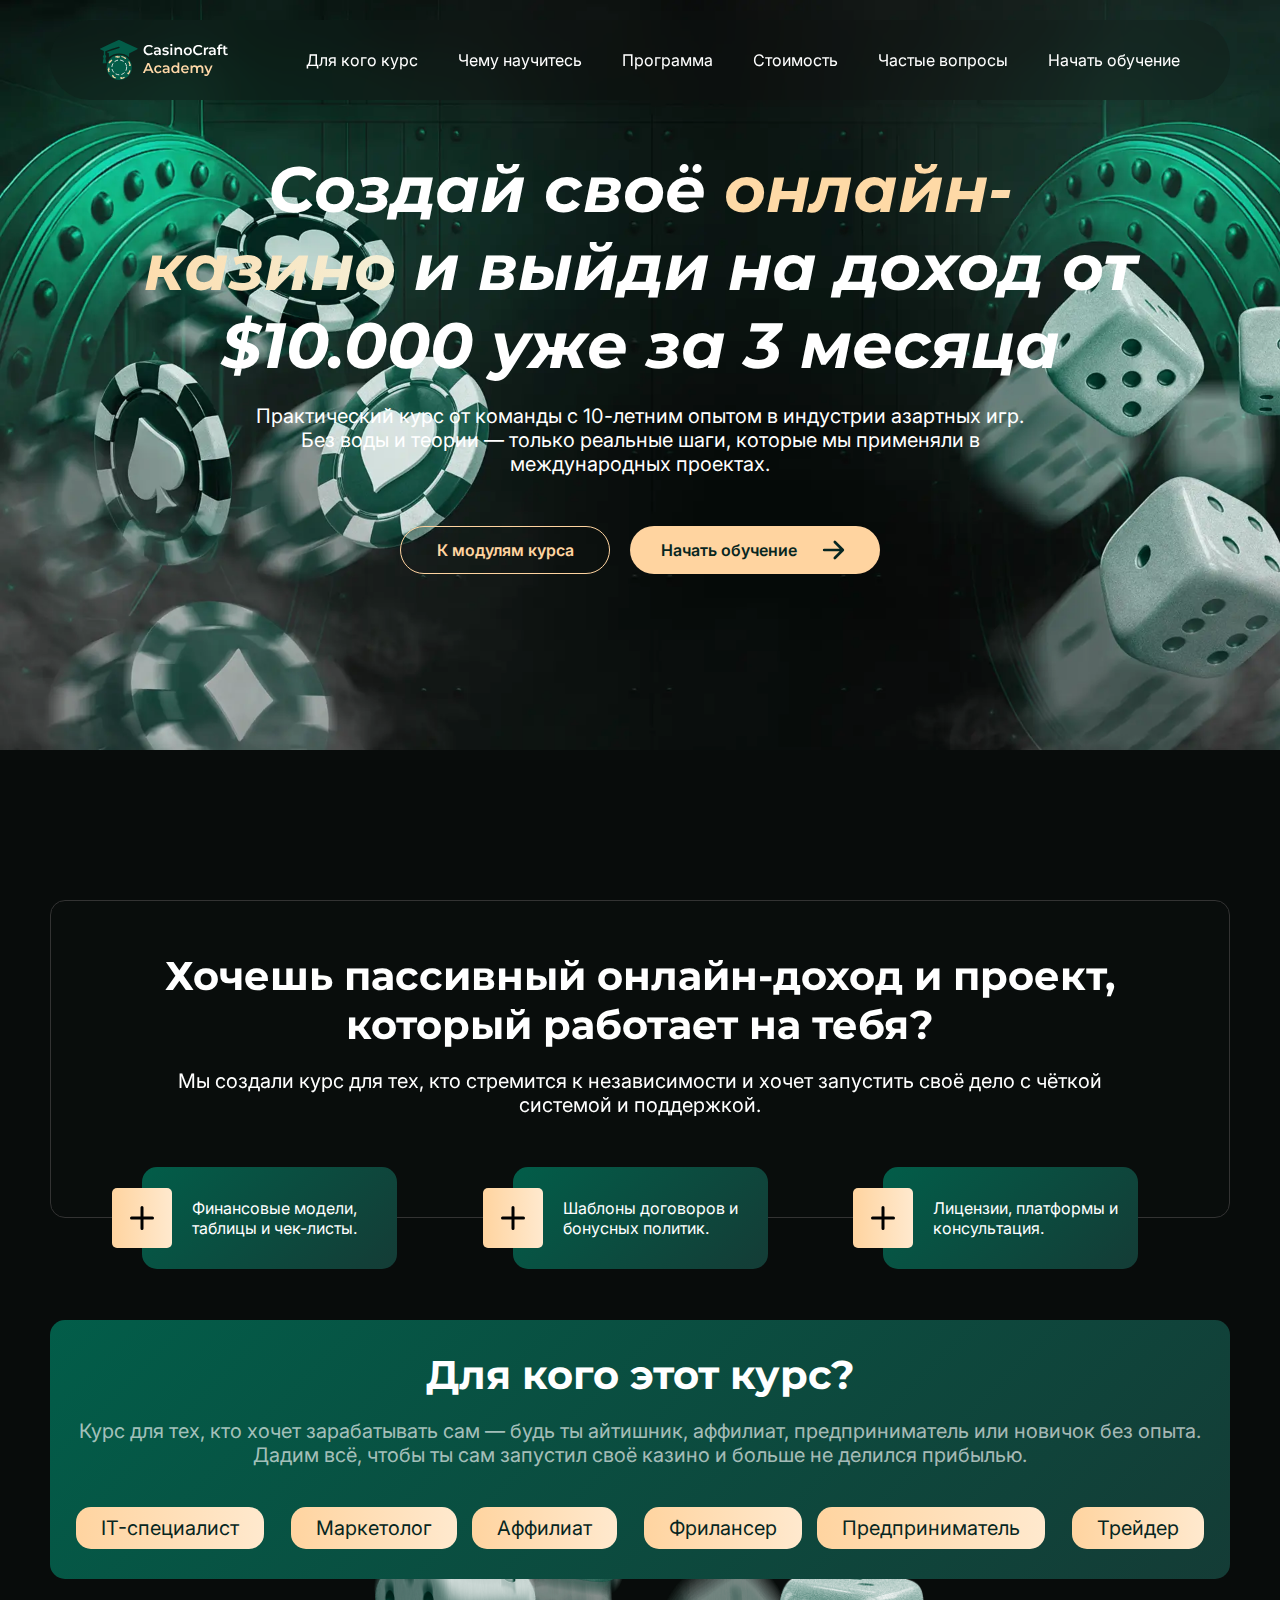
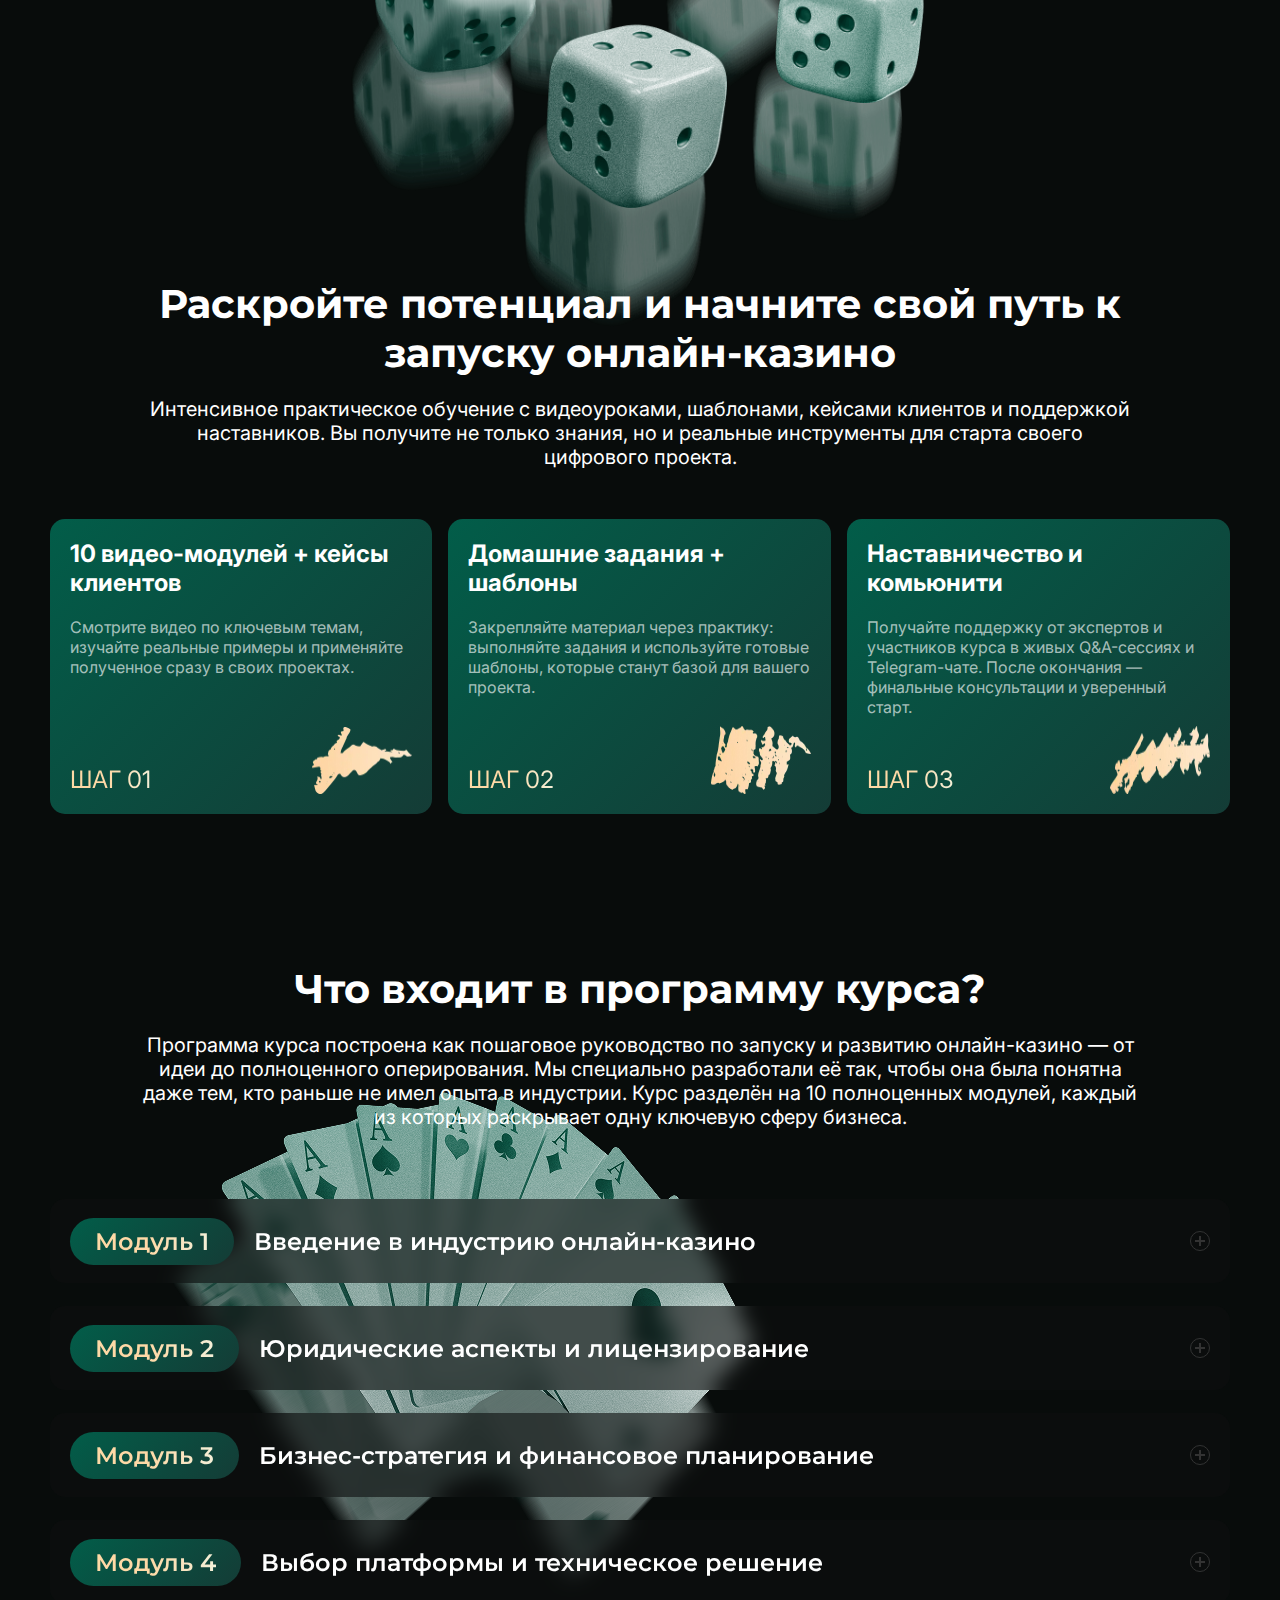
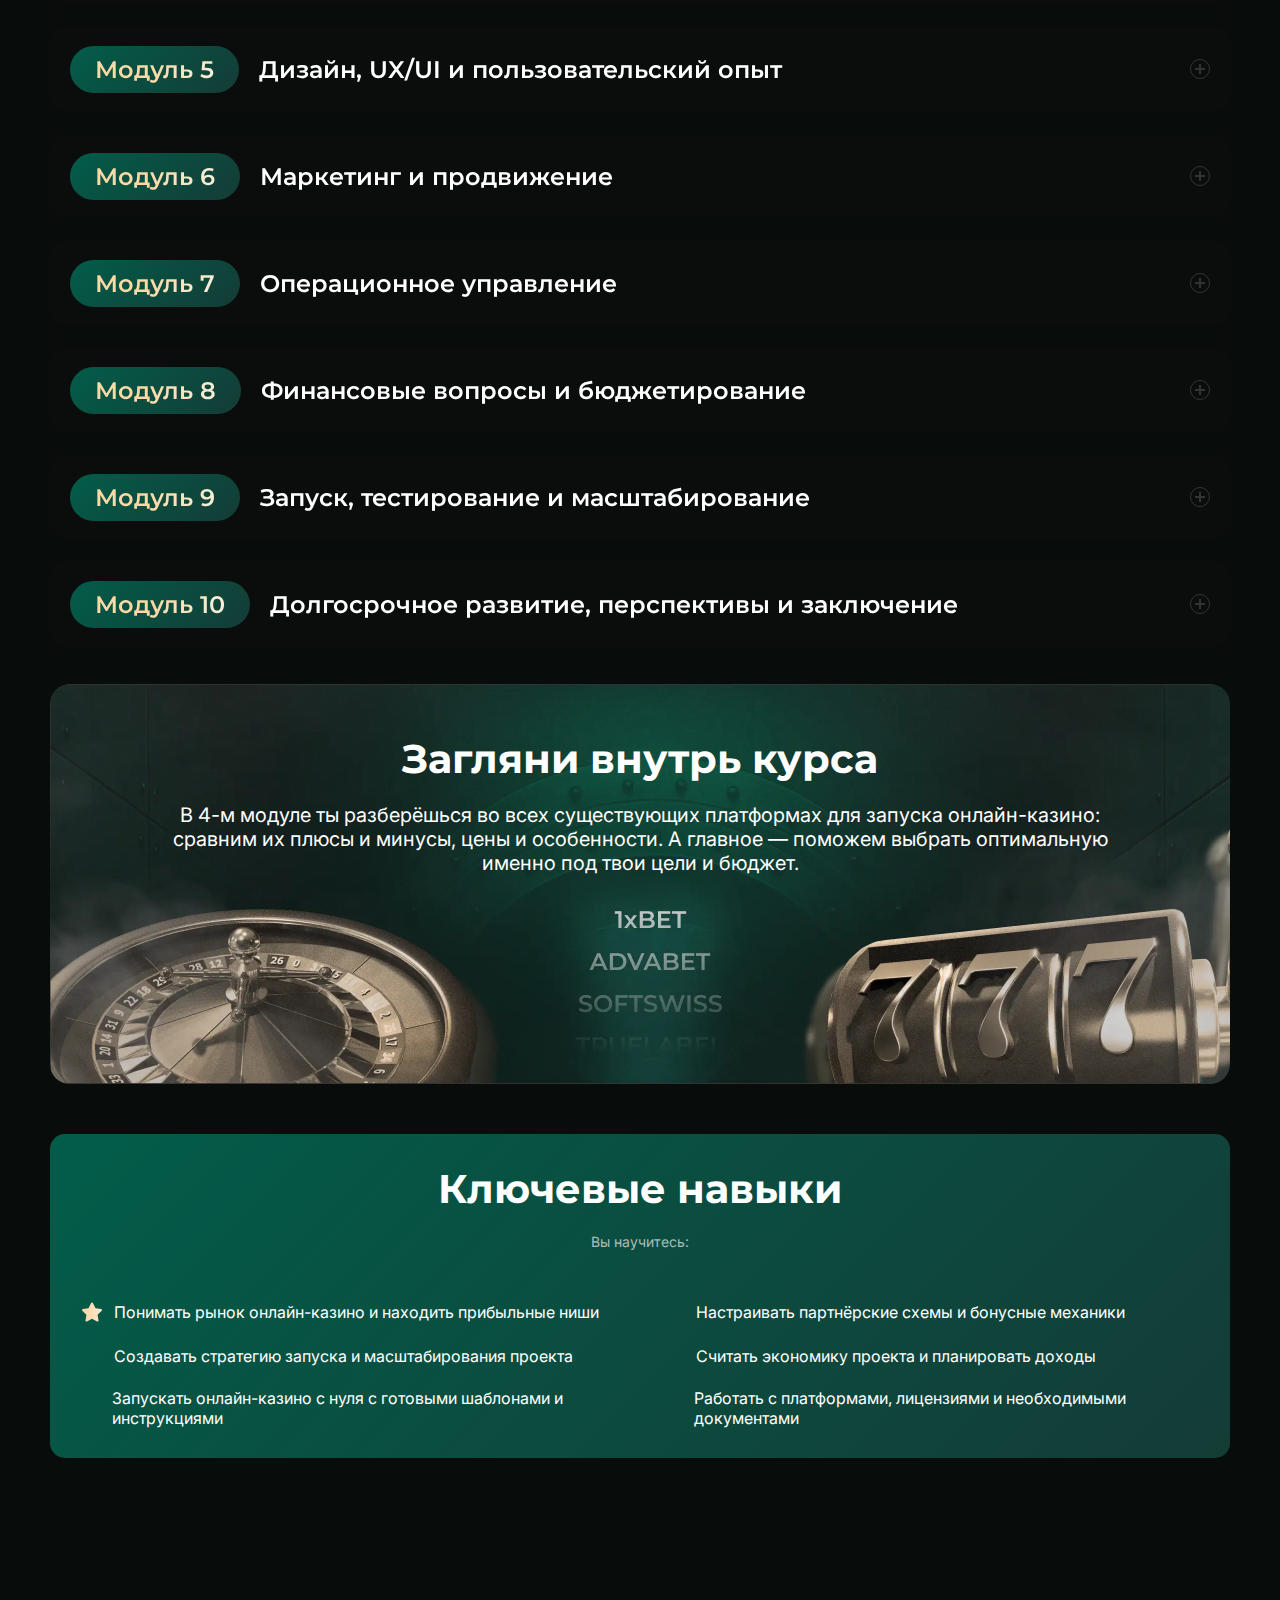
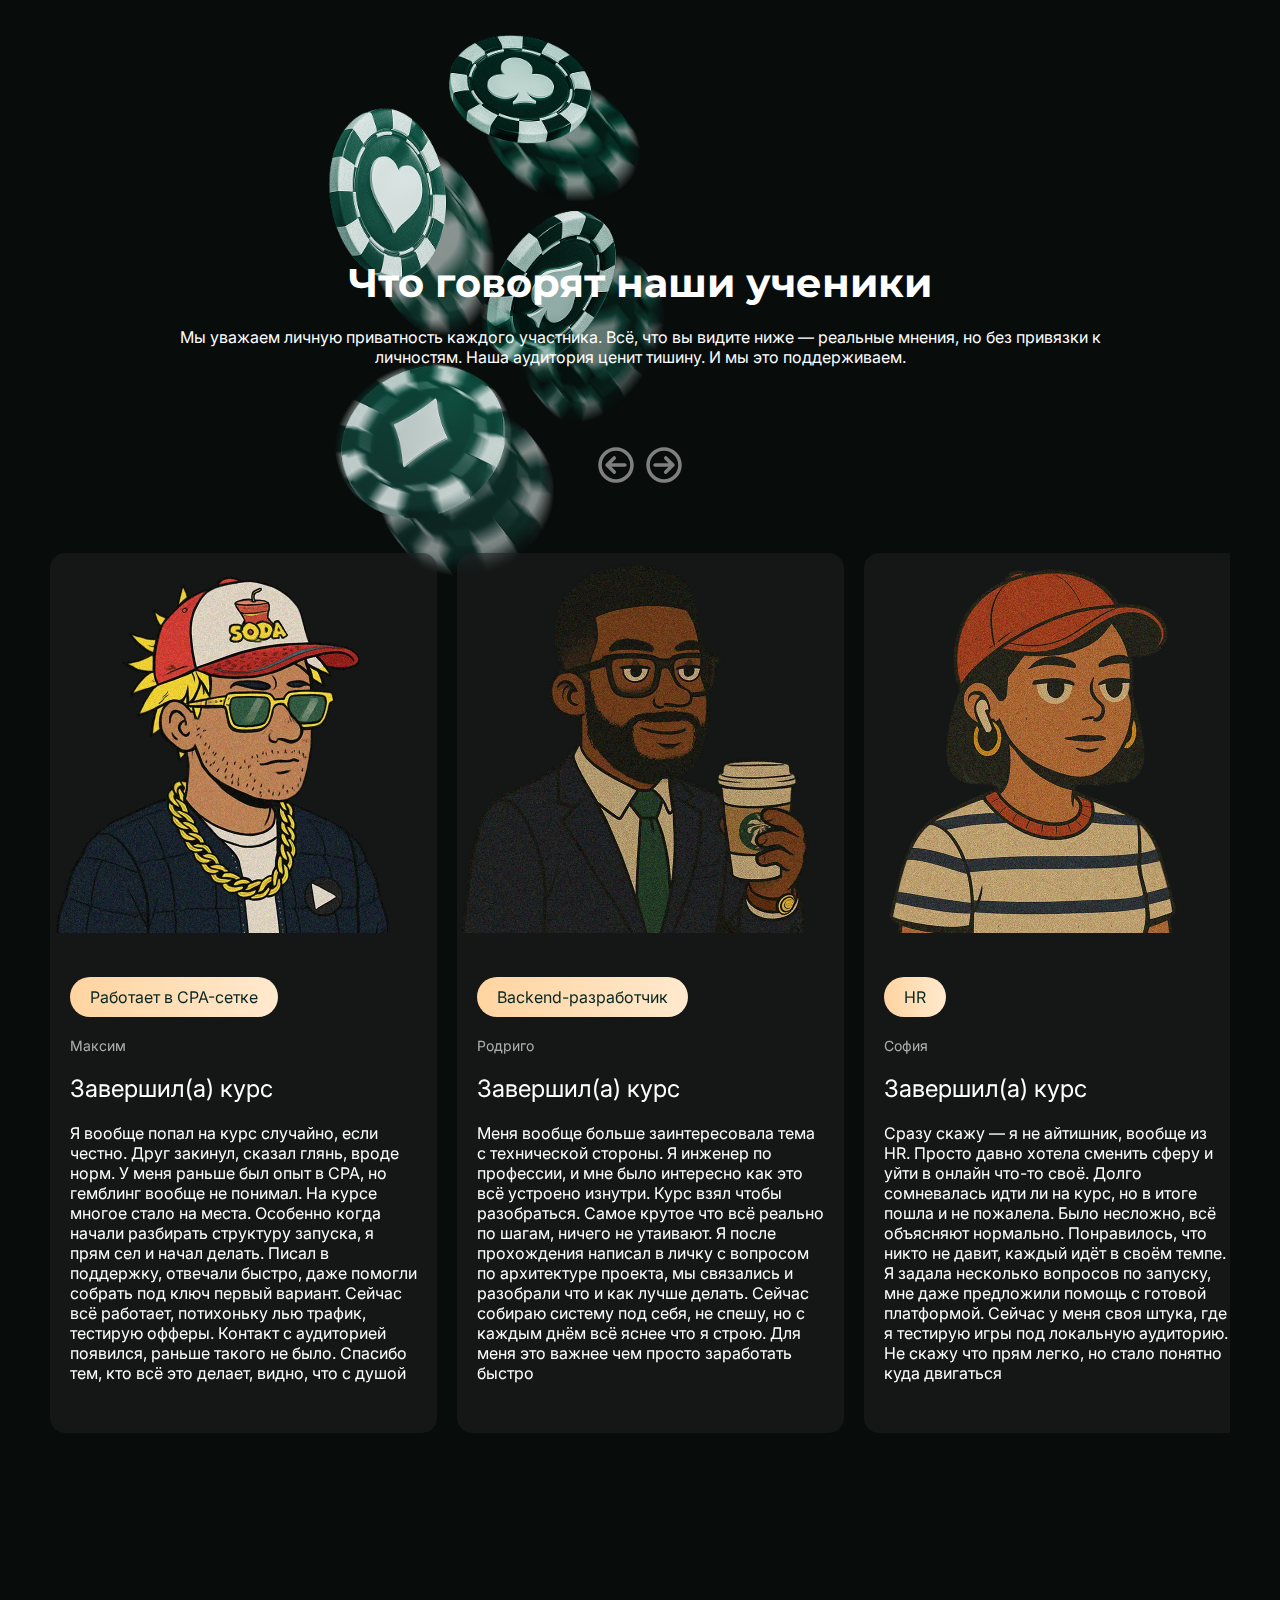
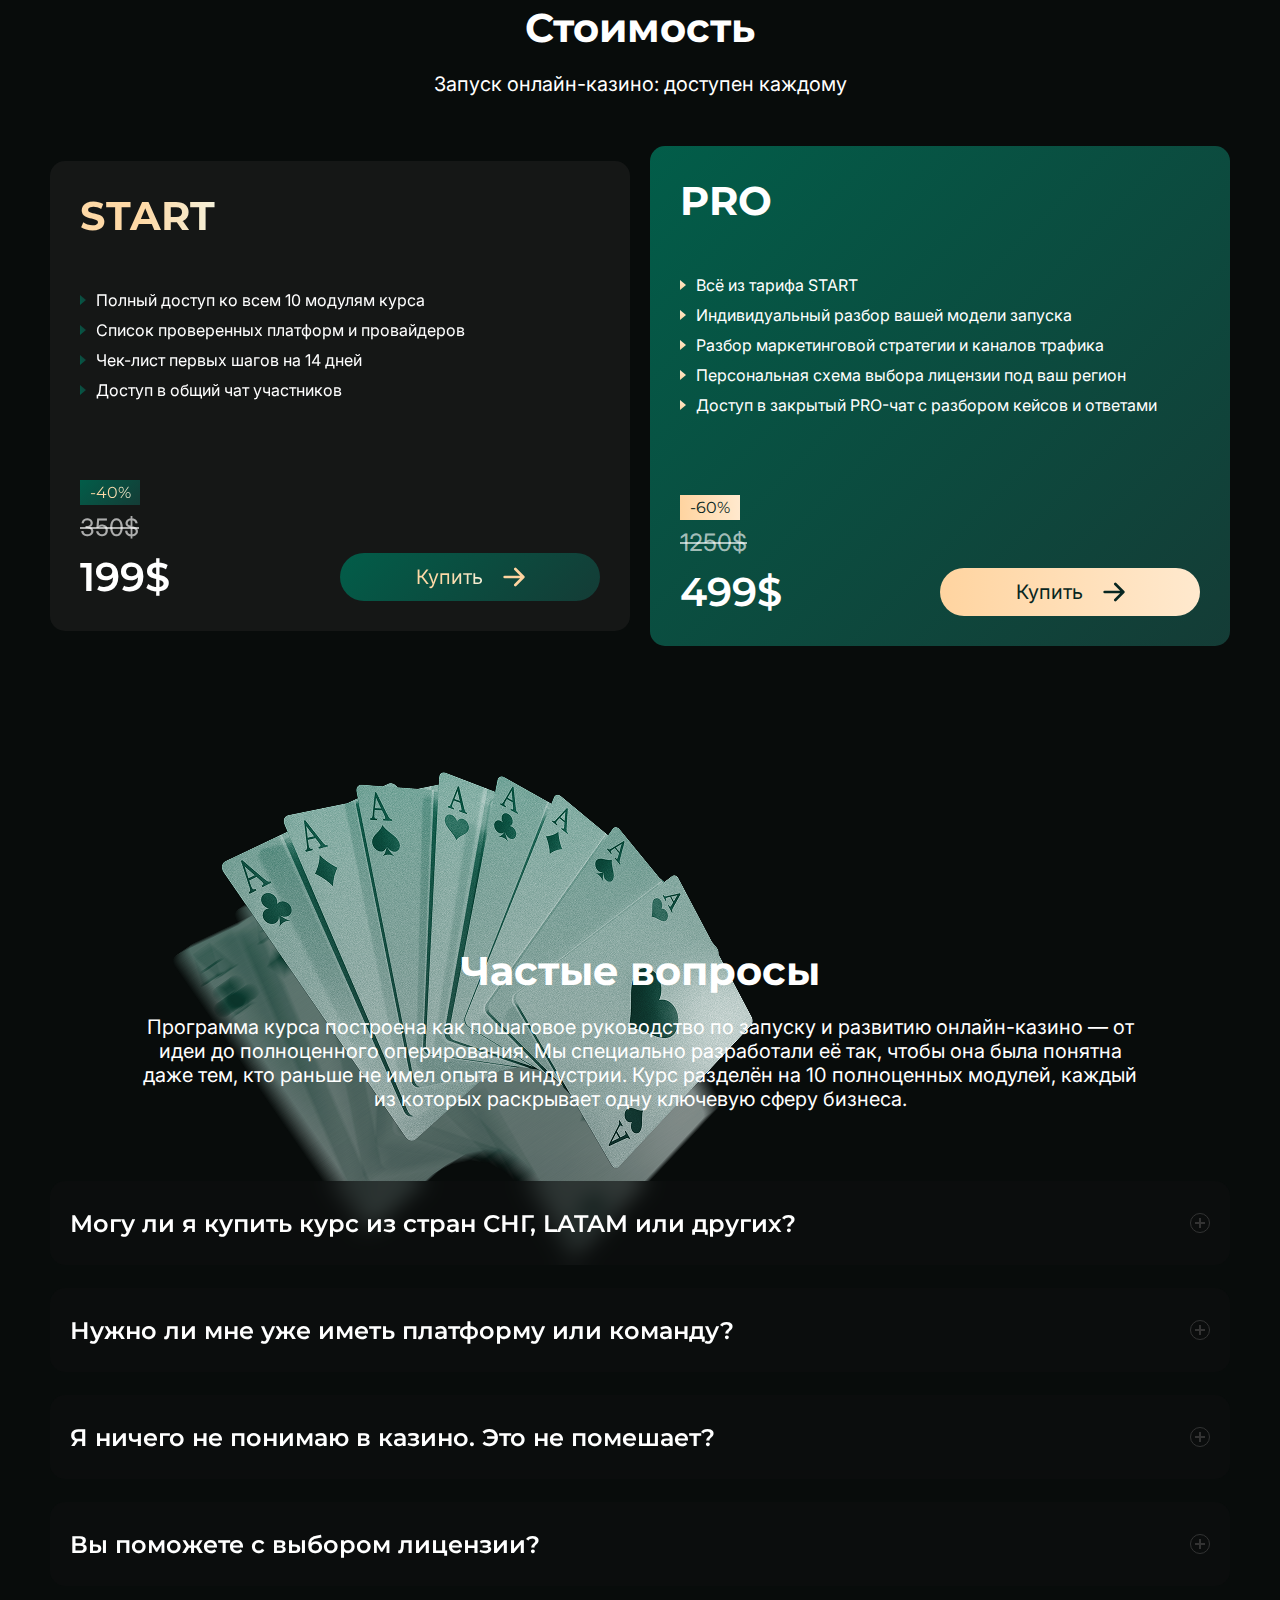
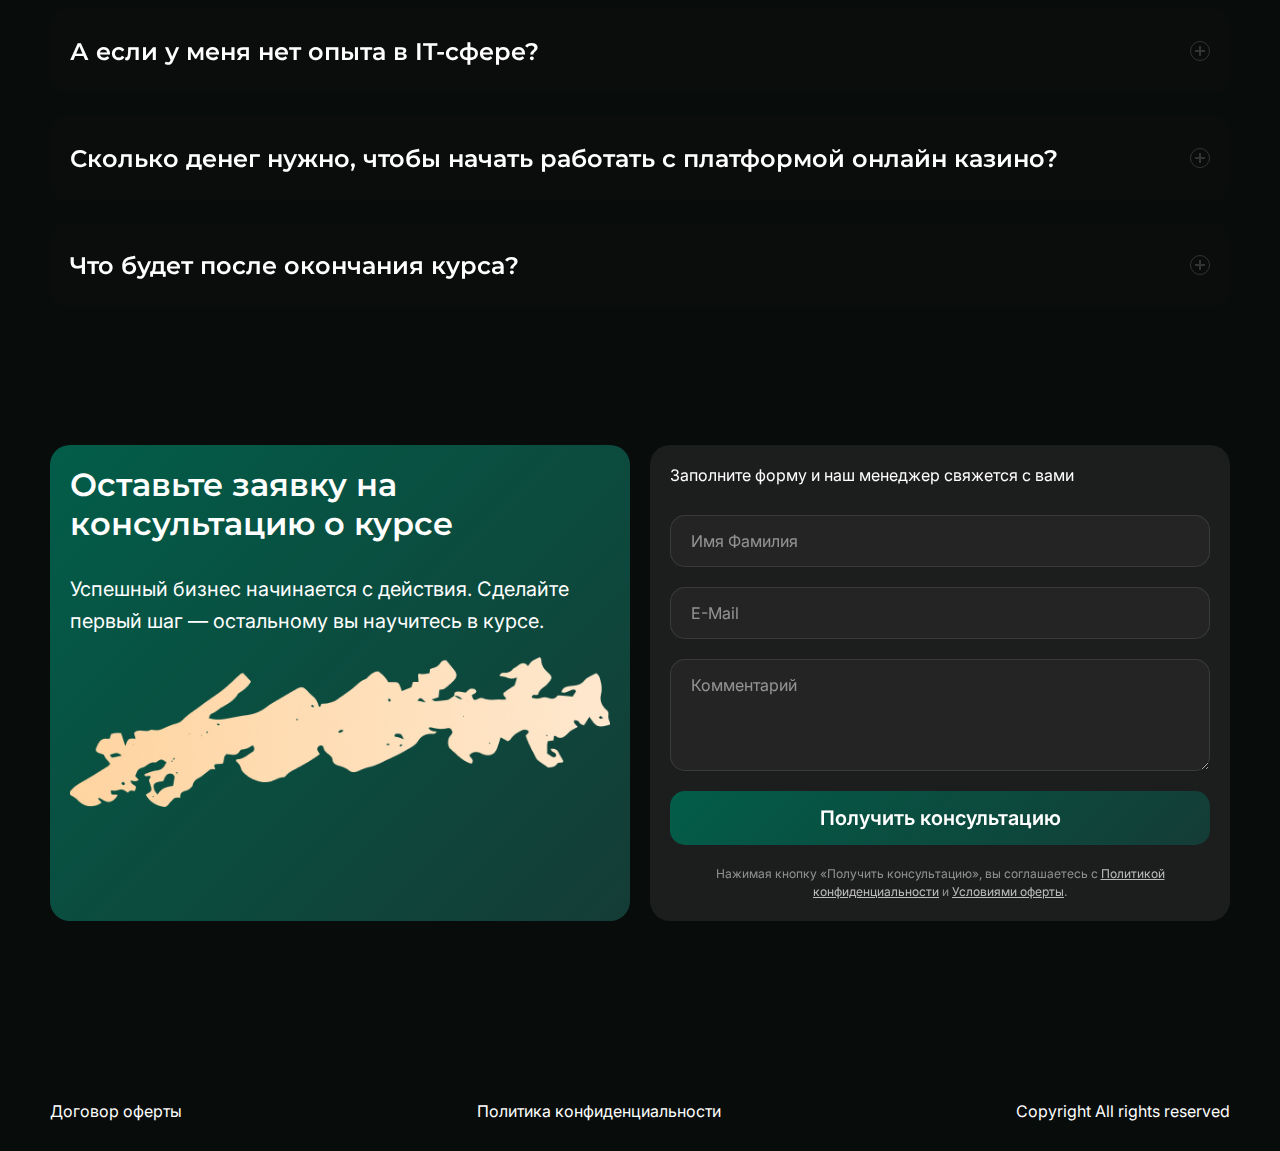
<file: index.html>
<!DOCTYPE html>
<html lang="ru">
<head>
    <meta charset="UTF-8">
    <meta name="viewport" content="width=device-width, initial-scale=1.0">
    <title>Создай своё онлайн-казино и выйди на доход от $10.000 за 3 месяца | CasinoCraft Academy</title>
    <meta name="description" content="Практический курс по созданию онлайн-казино от команды с 10-летним опытом. Без воды и теории — только реальные шаги для запуска собственного дела.">
    <meta name="keywords" content="онлайн казино, создание казино, курс казино, лицензия казино, запуск казино, casino course">
    <meta name="author" content="CasinoCraft Academy">
    
    <!-- Open Graph / Facebook -->
    <meta property="og:type" content="website">
    <meta property="og:url" content="https://jackpot.academy/">
    <meta property="og:title" content="Создай своё онлайн-казино — Доход от $10.000 за 3 месяца">
    <meta property="og:description" content="Практический курс по созданию онлайн-казино от команды с 10-летним опытом. Без воды и теории — только реальные шаги.">
    <meta property="og:image" content="https://jackpot.academy/assets/images/banner.webp">
    
    <!-- Twitter -->
    <meta property="twitter:card" content="summary_large_image">
    <meta property="twitter:url" content="https://jackpot.academy/">
    <meta property="twitter:title" content="Создай своё онлайн-казино — Доход от $10.000 за 3 месяца">
    <meta property="twitter:description" content="Практический курс по созданию онлайн-казино от команды с 10-летним опытом.">
    <meta property="twitter:image" content="https://jackpot.academy/assets/images/banner.webp">
    
    <link rel="canonical" href="https://jackpot.academy/">

    <link rel="preconnect" href="https://fonts.googleapis.com">
    <link rel="preconnect" href="https://fonts.gstatic.com" crossorigin>
    <link href="https://fonts.googleapis.com/css2?family=Inter:ital,opsz,wght@0,14..32,100..900;1,14..32,100..900&family=Montserrat:ital,wght@0,100..900;1,100..900&display=swap" rel="stylesheet">

    <link rel="icon" type="image/png" href="./favicon/favicon-96x96.png" sizes="96x96" />
    <link rel="icon" type="image/svg+xml" href="./favicon/favicon.svg" />
    <link rel="shortcut icon" href="./favicon/favicon.ico" />
    <link rel="apple-touch-icon" sizes="180x180" href="./favicon/apple-touch-icon.png" />
    <meta name="apple-mobile-web-app-title" content="MyWebSite" />
    <link rel="manifest" href="./favicon/site.webmanifest" />

    <link rel="stylesheet" href="https://cdn.jsdelivr.net/npm/swiper@11/swiper-bundle.min.css" />
    <link rel="stylesheet" href="./styles/style.css">
</head>
<body>
    <header class="header">
        <div class="container">
            <nav class="nav">
                <a href="index.html" class="logo">
                    <img src="./assets/images/logo.svg" alt="logotype" class="logo__img" />
                </a>
                <ul class="nav__list">
                    <li class="nav__item"><a href="#about-us" class="nav__link">Для кого курс</a></li>
                    <li class="nav__item"><a href="#skills" class="nav__link">Чему научитесь</a></li>
                    <li class="nav__item"><a href="#program" class="nav__link">Программа</a></li>
                    <li class="nav__item"><a href="#price" class="nav__link">Стоимость</a></li>
                    <li class="nav__item"><a href="#faq" class="nav__link">Частые вопросы</a></li>
                    <li class="nav__item"><a href="#start" class="nav__link">Начать обучение</a></li>
                </ul>

                <div class="burger-menu" id="burger-menu">
                    <ul class="container">
                        <li class="burger-link"><a href="#about-us">Для кого курс</a></li>
                        <div class="burger-hr"></div>
                        <li class="burger-link"><a href="#skills">Чему научитесь</a></li>
                        <div class="burger-hr"></div>
                        <li class="burger-link"><a href="#program">Программа</a></li>
                        <div class="burger-hr"></div>
                        <li class="burger-link"><a href="#price">Стоимость</a></li>
                        <div class="burger-hr"></div>
                        <li class="burger-link"><a href="#faq">Частые вопросы</a></li>
                        <div class="burger-hr"></div>
                        <li class="burger-link"><a href="#start">Начать обучение</a></li>
                    </ul>
                </div>

                <div class="burger-icon" id="burger-icon">
                    <div class="burger-stick"></div>
                    <div class="burger-stick"></div>
                </div>
            </nav>

        <div class="hero">
            <h1 class="hero__title">Создай своё <span class="golden__text">онлайн-казино</span> и выйди на доход от $10.000 уже за 3 месяца</h1>

            <p class="hero__subtitle">Практический курс от команды с 10-летним опытом в индустрии азартных игр. Без воды и теории — только реальные шаги, которые мы применяли в международных проектах.</p>

            <div class="hero__cta">
                <a href="#program" class="hero__cta--button hero__cta--secondary">К модулям курса</a>
                <a href="#start" class="hero__cta--button hero__cta--primary">
                    Начать обучение
                    <svg width="33" height="32" viewBox="0 0 33 32" fill="none" xmlns="http://www.w3.org/2000/svg"><path d="M16.89 7.057a1.335 1.335 0 0 1 1.886 0l8 8a1.334 1.334 0 0 1 0 1.886l-8 8a1.333 1.333 0 1 1-1.885-1.886l5.723-5.724H7.167a1.333 1.333 0 0 1 0-2.666h15.447l-5.723-5.724a1.333 1.333 0 0 1 0-1.886" fill="#072621"/></svg>
                </a>
            </div>
        </div>
        </div>
    </header>

    <main class="main">
        <section class="offer container">
            <div class="offer__intro">
                <h2 class="offer__title">Хочешь пассивный онлайн-доход и проект, который работает на тебя?</h2>
                <p class="offer__subtitle">Мы создали курс для тех, кто стремится к независимости и хочет запустить своё дело с чёткой системой и поддержкой.</p>
            </div>

            <div class="offer__features">
                <div class="offer__feature">
                <div class="offer__icon">
                    <svg width="24" height="24" viewBox="0 0 24 24" fill="none" xmlns="http://www.w3.org/2000/svg">
                    <path d="M12 0a1.5 1.5 0 0 1 1.5 1.5v9h9a1.5 1.5 0 0 1 0 3h-9v9a1.5 1.5 0 0 1-3 0v-9h-9a1.5 1.5 0 0 1 0-3h9v-9A1.5 1.5 0 0 1 12 0" fill="#000"/>
                    </svg>
                </div>
                <p class="offer__feature-text">Финансовые модели, таблицы и чек-листы.</p>
                </div>

                <div class="offer__feature">
                <div class="offer__icon">
                    <svg width="24" height="24" viewBox="0 0 24 24" fill="none" xmlns="http://www.w3.org/2000/svg">
                    <path d="M12 0a1.5 1.5 0 0 1 1.5 1.5v9h9a1.5 1.5 0 0 1 0 3h-9v9a1.5 1.5 0 0 1-3 0v-9h-9a1.5 1.5 0 0 1 0-3h9v-9A1.5 1.5 0 0 1 12 0" fill="#000"/>
                    </svg>
                </div>
                <p class="offer__feature-text">Шаблоны договоров и бонусных политик.</p>
                </div>

                <div class="offer__feature">
                <div class="offer__icon">
                    <svg width="24" height="24" viewBox="0 0 24 24" fill="none" xmlns="http://www.w3.org/2000/svg">
                    <path d="M12 0a1.5 1.5 0 0 1 1.5 1.5v9h9a1.5 1.5 0 0 1 0 3h-9v9a1.5 1.5 0 0 1-3 0v-9h-9a1.5 1.5 0 0 1 0-3h9v-9A1.5 1.5 0 0 1 12 0" fill="#000"/>
                    </svg>
                </div>
                <p class="offer__feature-text">Лицензии, платформы и консультация.</p>
                </div>
            </div>

            <div class="audience__content" id="about-us">
                <h2 class="audience__title">Для кого этот курс?</h2>
                <p class="audience__subtitle">
                Курс для тех, кто хочет зарабатывать сам — будь ты айтишник, аффилиат, предприниматель или новичок без опыта.
                Дадим всё, чтобы ты сам запустил своё казино и больше не делился прибылью.
                </p>

                <div class="audience__grid">
                    <div class="audience__column">
                        <div class="audience__item">IT-специалист</div>
                        <div class="audience__item">Маркетолог</div>
                    </div>

                    <div class="audience__column">
                        <div class="audience__item">Аффилиат</div>
                        <div class="audience__item">Фрилансер</div>
                    </div>

                    <div class="audience__column">
                        <div class="audience__item">Предприниматель</div>
                        <div class="audience__item">Трейдер</div>
                    </div>
                </div>
            </div>

            <div class="course">
                <h2 class="course__title">Раскройте потенциал и начните свой путь к запуску онлайн-казино</h2>

                <p class="course__subtitle">Интенсивное практическое обучение с видеоуроками, шаблонами, кейсами клиентов и поддержкой наставников. Вы получите не только знания, но и реальные инструменты для старта своего цифрового проекта.</p>

                <div class="course__steps">

                    <div class="course__step">
                    <div class="course__content">
                        <h4 class="course__step-title">10 видео-модулей + кейсы клиентов</h4>
                        <p class="course__step-text">Смотрите видео по ключевым темам, изучайте реальные примеры и применяйте полученное сразу в своих проектах.</p>
                    </div>
                    <div class="course__meta">
                        <p class="course__step-number"><span class="golden__text">ШАГ 01</span></p>
                        <img class="course__step-image" src="./assets/images/course-icon-first.webp" alt="icon" width="100" height="68">
                    </div>
                    </div>

                    <div class="course__step">
                    <div class="course__content">
                        <h4 class="course__step-title">Домашние задания + шаблоны</h4>
                        <p class="course__step-text">Закрепляйте материал через практику: выполняйте задания и используйте готовые шаблоны, которые станут базой для вашего проекта.</p>
                    </div>
                    <div class="course__meta">
                        <p class="course__step-number"> <span class="golden__text">ШАГ 02</span></p>
                        <img class="course__step-image" src="./assets/images/course-icon-second.webp" alt="icon" width="100" height="68">
                    </div>
                    </div>

                    <div class="course__step">
                    <div class="course__content">
                        <h4 class="course__step-title">Наставничество и комьюнити</h4>
                        <p class="course__step-text">Получайте поддержку от экспертов и участников курса в живых Q&A-сессиях и Telegram-чате. После окончания — финальные консультации и уверенный старт.</p>
                    </div>
                    <div class="course__meta">
                        <p class="course__step-number"><span class="golden__text">ШАГ 03</span></p>
                        <img class="course__step-image" src="./assets/images/course-icon-third.webp" alt="icon" width="100" height="68">
                    </div>
                    </div>

                </div>
            </div>
        </section>

        <section class="accordion__container container" id="program">
            <h2 class="accordion__heading">Что входит в программу курса?</h2>
            <p class="accordion__subtitle">Программа курса построена как пошаговое руководство по запуску и развитию онлайн-казино — от идеи до полноценного оперирования. Мы специально разработали её так, чтобы она была понятна даже тем, кто раньше не имел опыта в индустрии. Курс разделён на 10 полноценных модулей, каждый из которых раскрывает одну ключевую сферу бизнеса.</p>
            <div class="course__programm">
                <ul class="accordion">
                    <li class="accordion__item">
                    <button class="accordion__header">
                        <div class="accordion__title">
                        <div class="accordion__module"><span class="golden__text">Модуль 1</span></div>
                            <p>Введение в индустрию онлайн-казино</p>
                        </div>
                        <span class="accordion__icon">
                        <span class="accordion__icon-line"></span>
                        <span class="accordion__icon-line"></span>
                        </span>
                    </button>
                    <div class="accordion__content">
                        <div class="accordion__content-inner">
                        <p>В этом модуле вы получите чёткое представление о масштабах и возможностях рынка онлайн-гемблинга. Мы объясняем, почему запуск казино сегодня — реальный и доступный бизнес даже для новичков. Вы узнаете, какие существуют форматы казино (слот-платформы, live-казино, мультиплатформенные решения), кто основные игроки на рынке, как устроена система монетизации и какие есть ключевые направления развития. Также мы покажем, как рынок растёт из года в год и почему сейчас — лучший момент для старта.</p>
                        </div>
                    </div>
                    </li>

                    <li class="accordion__item">
                    <button class="accordion__header">
                        <div class="accordion__title">
                        <div class="accordion__module"><span class="golden__text">Модуль 2</span></div>
                            <p>Юридические аспекты и лицензирование</p>
                        </div>
                        <span class="accordion__icon">
                        <span class="accordion__icon-line"></span>
                        <span class="accordion__icon-line"></span>
                        </span>
                    </button>
                    <div class="accordion__content">
                        <div class="accordion__content-inner">
                        <p>В этом модуле вы получите чёткое представление о масштабах и возможностях рынка онлайн-гемблинга. Мы объясняем, почему запуск казино сегодня — реальный и доступный бизнес даже для новичков. Вы узнаете, какие существуют форматы казино (слот-платформы, live-казино, мультиплатформенные решения), кто основные игроки на рынке, как устроена система монетизации и какие есть ключевые направления развития. Также мы покажем, как рынок растёт из года в год и почему сейчас — лучший момент для старта.</p>
                        </div>
                    </div>
                    </li>

                    <li class="accordion__item">
                    <button class="accordion__header">
                        <div class="accordion__title">
                        <div class="accordion__module"><span class="golden__text">Модуль 3</span></div>
                            <p>Бизнес-стратегия и финансовое планирование</p>
                        </div>
                        <span class="accordion__icon">
                        <span class="accordion__icon-line"></span>
                        <span class="accordion__icon-line"></span>
                        </span>
                    </button>
                    <div class="accordion__content">
                        <div class="accordion__content-inner">
                        <p>Вы научитесь мыслить как владелец бизнеса и стратег. Мы вместе формируем уникальное торговое предложение (УТП), определяем целевую аудиторию и создаём основу вашей бизнес-идеи. Далее — погружаемся в финансовое моделирование: как рассчитать инвестиции, расходы, точки окупаемости, оптимальный маркетинговый бюджет и потенциальную прибыль. Модуль помогает ответить на главный вопрос — с чего начать и как двигаться к финансовой устойчивости и масштабированию.</p>
                        </div>
                    </div>
                    </li>

                    <li class="accordion__item">
                    <button class="accordion__header">
                        <div class="accordion__title">
                        <div class="accordion__module"><span class="golden__text">Модуль 4</span></div>
                            <p>Выбор платформы и техническое решение</p>
                        </div>
                        <span class="accordion__icon">
                        <span class="accordion__icon-line"></span>
                        <span class="accordion__icon-line"></span>
                        </span>
                    </button>
                    <div class="accordion__content">
                        <div class="accordion__content-inner">
                        <p>Мы разбираем, как выбрать технологическую основу для запуска онлайн-казино: что такое white-label, SaaS-платформы и кастомные решения, в чём их плюсы и минусы. Даём краткий обзор и сравнение ведущих поставщиков платформ и объясняем, почему под каждый тип бизнеса нужен свой технологический стек. Также вы узнаете, что важно предусмотреть ещё до подписания договора с платформой — от способов интеграции до скорости обработки платежей, фичей CRM и гибкости кастомизации.</p>
                        </div>
                    </div>
                    </li>

                    <li class="accordion__item">
                    <button class="accordion__header">
                        <div class="accordion__title">
                        <div class="accordion__module"><span class="golden__text">Модуль 5</span></div>
                            <p>Дизайн, UX/UI и пользовательский опыт</p>
                        </div>
                        <span class="accordion__icon">
                        <span class="accordion__icon-line"></span>
                        <span class="accordion__icon-line"></span>
                        </span>
                    </button>
                    <div class="accordion__content">
                        <div class="accordion__content-inner">
                        <p>Дизайн и удобство — это не просто “красиво”, это ваш главный инструмент повышения конверсии. В этом модуле вы поймёте, как должно быть выстроено казино, чтобы игрок захотел остаться. Мы раскрываем ключевые UX-принципы, структуру главной страницы, мобильную адаптацию, правила оформления промо-страниц и внутренних разделов. Также отдельно прорабатываем визуальный стиль, айдентику и брендбук. Объясняем, почему брендирование важно даже в low-cost запусках и как управлять контентом через платформу.</p>
                        </div>
                    </div>
                    </li>

                    <li class="accordion__item">
                    <button class="accordion__header">
                        <div class="accordion__title">
                        <div class="accordion__module"><span class="golden__text">Модуль 6</span></div>
                            <p>Маркетинг и продвижение</p>
                        </div>
                        <span class="accordion__icon">
                        <span class="accordion__icon-line"></span>
                        <span class="accordion__icon-line"></span>
                        </span>
                    </button>
                    <div class="accordion__content">
                        <div class="accordion__content-inner">
                        <p>Этот модуль отвечает на главный вопрос: «Как привлечь игроков и сделать так, чтобы они вернулись снова?» Вы узнаете, как работает аффилиейт-маркетинг, как запускать рекламные кампании в Google, TikTok и Facebook с учётом политики платформ. Мы расскажем, как формировать бонусные предложения, cashback-программы и удерживать игроков при помощи автоматических систем, воронок и CRM. Также обсудим PR, работу с отзывами, обзорами и репутационным маркетингом.</p>
                        </div>
                    </div>
                    </li>

                    <li class="accordion__item">
                    <button class="accordion__header">
                        <div class="accordion__title">
                        <div class="accordion__module"><span class="golden__text">Модуль 7</span></div>
                            <p>Операционное управление</p>
                        </div>
                        <span class="accordion__icon">
                        <span class="accordion__icon-line"></span>
                        <span class="accordion__icon-line"></span>
                        </span>
                    </button>
                    <div class="accordion__content">
                        <div class="accordion__content-inner">
                        <p>Операционка — это сердце казино. Вы узнаете, как выстраивать работу поддержки, настроить систему тикетов, работать с командой, контролировать KPI и финансовые потоки. Мы детально разбираем борьбу с фродом, системы отчётности, аналитики, построение эффективной коммуникации внутри команды. Модуль насыщен практическими регламентами, примерами и сценариями — от подбора персонала до ежедневной рутины менеджера казино.</p>
                        </div>
                    </div>
                    </li>

                    <li class="accordion__item">
                    <button class="accordion__header">
                        <div class="accordion__title">
                        <div class="accordion__module"><span class="golden__text">Модуль 8</span></div>
                            <p>Финансовые вопросы и бюджетирование</p>
                        </div>
                        <span class="accordion__icon">
                        <span class="accordion__icon-line"></span>
                        <span class="accordion__icon-line"></span>
                        </span>
                    </button>
                    <div class="accordion__content">
                        <div class="accordion__content-inner">
                        <p>Модуль полностью посвящён деньгам: как планировать расходы, на чём экономить, где нельзя ошибиться. Вы разберётесь в понятии “банка” казино, как работают холды, джекпоты и маржа. Мы показываем, какие бывают доходные направления (слоты, live, crash и др.), объясняем специфику юрисдикций с разными налоговыми режимами. Также обсудим страхование, резервы, возврат инвестиций и поиск инвестора — на случай, если проект решит расти.</p>
                        </div>
                    </div>
                    </li>

                    <li class="accordion__item">
                    <button class="accordion__header">
                        <div class="accordion__title">
                        <div class="accordion__module"><span class="golden__text">Модуль 9</span></div>
                            <p>Запуск, тестирование и масштабирование</p>
                        </div>
                        <span class="accordion__icon">
                        <span class="accordion__icon-line"></span>
                        <span class="accordion__icon-line"></span>
                        </span>
                    </button>
                    <div class="accordion__content">
                        <div class="accordion__content-inner">
                        <p>От теории — к практике. Этот модуль объясняет, как провести запуск: с кем тестироваться, какие баги ловить, как собрать обратную связь и адаптироваться. Вы узнаете, как договориться с партнёрами на старт, сформировать welcome-кампанию и промо-план. Далее — масштабирование: как выходить на новые страны, добавлять продукты, управлять VIP-сегментом и удержанием. Мы покажем, как анализировать результаты, пересматривать KPI и встраивать инновации: от мобильных PWA до блокчейн-игр.</p>
                        </div>
                    </div>
                    </li>

                    <li class="accordion__item">
                    <button class="accordion__header">
                        <div class="accordion__title">
                        <div class="accordion__module"><span class="golden__text">Модуль 10</span></div>
                            <p>Долгосрочное развитие, перспективы и заключение</p>
                        </div>
                        <span class="accordion__icon">
                        <span class="accordion__icon-line"></span>
                        <span class="accordion__icon-line"></span>
                        </span>
                    </button>
                    <div class="accordion__content">
                        <div class="accordion__content-inner">
                        <p>Финальный модуль подводит все итоги и показывает, что будет дальше. Какие тренды формируют индустрию, как выглядят реальные истории роста, почему важен личный бренд и участие в конференциях. Также вы получите доступ к списку рекомендуемых сервисов, сообществ, блогов и инструментов аналитики. В финале — проектная работа, чек-листы, шаблоны и план на 1–3 года. Главное — понимание, что вы уже готовы, а мы остаёмся рядом, чтобы сопровождать на следующем уровне.</p>
                        </div>
                    </div>
                    </li>

                </ul>
            </div>
        </section>

        <section class="course__inside container">
            <div class="course__inside-wrapper">
                <h2 class="course__inside-title">Загляни внутрь курса</h2>
                <p class="course__inside-text">
                В 4-м модуле ты разберёшься во всех существующих платформах для запуска онлайн-казино: сравним их плюсы и минусы, цены и особенности. А главное — поможем выбрать оптимальную именно под твои цели и бюджет.
                </p>
            </div>
         </section>

            <section class="course__skills container" id="skills">
            <div class="course__skills-wrapper">
                <h2 class="course__skills-title">Ключевые навыки</h2>
                <p class="course__skills-subtitle">Вы научитесь:</p>

                <div class="course__skills-grid">
                <div class="course__skills-column">
                    <p class="course__skills-item">
                    <svg class="course__skills-icon" width="24" height="24" viewBox="0 0 24 24" fill="none">
                        <path d="M12 2.5a1 1 0 0 1 .895.553l2.578 5.158 5.671.824a1 1 0 0 1 .554 1.706l-4.127 4.024.928 5.674a1 1 0 0 1-1.455 1.044L12 18.807l-5.044 2.676a1 1 0 0 1-1.455-1.044l.928-5.674-4.127-4.024a1 1 0 0 1 .554-1.706l5.67-.824 2.58-5.158A1 1 0 0 1 12 2.5Z" fill="url(#gradient)" />
                        <defs>
                        <linearGradient id="gradient" x1="2" y1="12.05" x2="22" y2="12.05" gradientUnits="userSpaceOnUse">
                            <stop stop-color="#FFD4A0" />
                            <stop offset="1" stop-color="#FFE9CE" />
                        </linearGradient>
                        </defs>
                    </svg>
                    Понимать рынок онлайн-казино и находить прибыльные ниши
                    </p>

                    <p class="course__skills-item">
                    <svg class="course__skills-icon" width="24" height="24" viewBox="0 0 24 24" fill="none">
                        <use href="#skill-star" />
                    </svg>
                    Создавать стратегию запуска и масштабирования проекта
                    </p>

                    <p class="course__skills-item">
                    <svg class="course__skills-icon" width="24" height="24" viewBox="0 0 24 24" fill="none">
                        <use href="#skill-star" />
                    </svg>
                    Запускать онлайн-казино с нуля с готовыми шаблонами и инструкциями
                    </p>
                </div>

                <div class="course__skills-column">
                    <p class="course__skills-item">
                    <svg class="course__skills-icon" width="24" height="24" viewBox="0 0 24 24" fill="none">
                        <use href="#skill-star" />
                    </svg>
                    Настраивать партнёрские схемы и бонусные механики
                    </p>

                    <p class="course__skills-item">
                    <svg class="course__skills-icon" width="24" height="24" viewBox="0 0 24 24" fill="none">
                        <use href="#skill-star" />
                    </svg>
                    Считать экономику проекта и планировать доходы
                    </p>

                    <p class="course__skills-item">
                    <svg class="course__skills-icon" width="24" height="24" viewBox="0 0 24 24" fill="none">
                        <use href="#skill-star" />
                    </svg>
                    Работать с платформами, лицензиями и необходимыми документами
                    </p>
                </div>
                </div>
            </div>

            <svg style="display: none;">
                <symbol id="skill-star" viewBox="0 0 24 24" fill="none">
                <path d="M12 2.5a1 1 0 0 1 .895.553l2.578 5.158 5.671.824a1 1 0 0 1 .554 1.706l-4.127 4.024.928 5.674a1 1 0 0 1-1.455 1.044L12 18.807l-5.044 2.676a1 1 0 0 1-1.455-1.044l.928-5.674-4.127-4.024a1 1 0 0 1 .554-1.706l5.67-.824 2.58-5.158A1 1 0 0 1 12 2.5Z" fill="url(#skill-gradient)" />
                <defs>
                    <linearGradient id="skill-gradient" x1="2" y1="12.05" x2="22" y2="12.05" gradientUnits="userSpaceOnUse">
                    <stop stop-color="#FFD4A0" />
                    <stop offset="1" stop-color="#FFE9CE" />
                    </linearGradient>
                </defs>
                </symbol>
            </svg>
            </section>

<section class="course__reviews container">
  <div class="course__reviews-wrapper">
    <h2 class="course__reviews-title">Что говорят наши ученики</h2>
    <p class="course__reviews-subtitle">
      Мы уважаем личную приватность каждого участника. Всё, что вы видите ниже — реальные мнения, но без привязки к личностям. Наша аудитория ценит тишину. И мы это поддерживаем.
    </p>

    <div class="swiper course__reviews-slider">
      <div class="course__reviews-nav">
        <button class="course__reviews-btn course__reviews-btn--prev" aria-label="Предыдущий слайд">
            <svg width="54" height="54" viewBox="0 0 54 54" fill="none" xmlns="http://www.w3.org/2000/svg"><path d="M27 5.667C15.218 5.667 5.667 15.218 5.667 27S15.218 48.334 27 48.334 48.333 38.782 48.333 27 38.783 5.667 27 5.667M.333 27C.333 12.273 12.273.333 27 .333S53.667 12.273 53.667 27 41.727 53.667 27 53.667.333 41.727.333 27M26.22 14.448a2.667 2.667 0 0 1 0 3.771l-6.114 6.115h20.228a2.667 2.667 0 0 1 0 5.333H20.105l6.114 6.114a2.667 2.667 0 1 1-3.771 3.771L11.78 28.886a2.667 2.667 0 0 1 0-3.771l10.667-10.667a2.667 2.667 0 0 1 3.771 0" fill="gray"/></svg>
        </button>
        <button class="course__reviews-btn course__reviews-btn--next" aria-label="Следующий слайд">
            <svg width="54" height="54" viewBox="0 0 54 54" fill="none" xmlns="http://www.w3.org/2000/svg"><path d="M27 5.667C15.218 5.667 5.667 15.218 5.667 27S15.218 48.334 27 48.334 48.333 38.782 48.333 27 38.783 5.667 27 5.667M.333 27C.333 12.273 12.273.333 27 .333S53.667 12.273 53.667 27 41.727 53.667 27 53.667.333 41.727.333 27m27.448-12.552a2.667 2.667 0 0 1 3.771 0L42.22 25.115a2.667 2.667 0 0 1 0 3.77L31.552 39.553a2.667 2.667 0 1 1-3.77-3.77l6.113-6.115H13.667a2.667 2.667 0 1 1 0-5.334h20.229L27.78 18.22a2.667 2.667 0 0 1 0-3.771" fill="gray"/></svg>
        </button>
      </div>

      <div class="swiper-wrapper">
        <!-- Слайды -->
        <div class="swiper-slide course__reviews-slide">
          <img src="./assets/images/slider-images/slider-image-first.webp" alt="slider-image" class="slider-image" />
          <div class="slide__container">
            <div class="slider__label">Работает в CPA-сетке</div>
            <p class="silder__name">Максим</p>
            <p class="course__ended">Завершил(а) курс</p>
            <p class="slider_desc">Я вообще попал на курс случайно, если честно. Друг закинул, сказал глянь, вроде норм. У меня раньше был опыт в CPA, но гемблинг вообще не понимал. На курсе многое стало на места. Особенно когда начали разбирать структуру запуска, я прям сел и начал делать. Писал в поддержку, отвечали быстро, даже помогли собрать под ключ первый вариант. Сейчас всё работает, потихоньку лью трафик, тестирую офферы. Контакт с аудиторией появился, раньше такого не было. Спасибо тем, кто всё это делает, видно, что с душой</p>
          </div>
        </div>

        <div class="swiper-slide course__reviews-slide">
          <img src="./assets/images/slider-images/slider-image-second.webp" alt="slider-image" class="slider-image" />
          <div class="slide__container">
            <div class="slider__label">Backend-разработчик</div>
            <p class="silder__name">Родриго</p>
            <p class="course__ended">Завершил(а) курс</p>
            <p class="slider_desc">Меня вообще больше заинтересовала тема с технической стороны. Я инженер по профессии, и мне было интересно как это всё устроено изнутри. Курс взял чтобы разобраться. Самое крутое что всё реально по шагам, ничего не утаивают. Я после прохождения написал в личку с вопросом по архитектуре проекта, мы связались и разобрали что и как лучше делать. Сейчас собираю систему под себя, не спешу, но с каждым днём всё яснее что я строю. Для меня это важнее чем просто заработать быстро</p>
          </div>
        </div>

        <div class="swiper-slide course__reviews-slide">
          <img src="./assets/images/slider-images/slider-image-third.webp" alt="slider-image" class="slider-image" />
          <div class="slide__container">
            <div class="slider__label">HR</div>
            <p class="silder__name">София</p>
            <p class="course__ended">Завершил(а) курс</p>
            <p class="slider_desc">Сразу скажу — я не айтишник, вообще из HR. Просто давно хотела сменить сферу и уйти в онлайн что-то своё. Долго сомневалась идти ли на курс, но в итоге пошла и не пожалела. Было несложно, всё объясняют нормально. Понравилось, что никто не давит, каждый идёт в своём темпе. Я задала несколько вопросов по запуску, мне даже предложили помощь с готовой платформой. Сейчас у меня своя штука, где я тестирую игры под локальную аудиторию. Не скажу что прям легко, но стало понятно куда двигаться</p>
          </div>
        </div>

        <div class="swiper-slide course__reviews-slide">
          <img src="./assets/images/slider-images/slider-image-fourth.webp" alt="slider-image" class="slider-image" />
          <div class="slide__container">
            <div class="slider__label">Арбитражник</div>
            <p class="silder__name">Тимур</p>
            <p class="course__ended">Завершил(а) курс</p>
            <p class="slider_desc">Честно, я просто устал работать на кого-то. Хотел запустить проект где могу сам рулить всем. Курс стал точкой старта. После третьей недели понял что мне ближе тема с несколькими офферами под один регион. Написал кураторам, они предложили решение и сориентировали по дальнейшим шагам. Мы собрали платформу, я добавил туда свой креатив и сейчас тестирую через своих знакомых в регионе. Это ещё не бизнес в классическом смысле, но уже далеко не идея в голове. Просто приятно когда есть команда которая не сливается после оплаты</p>
          </div>
        </div>

        <div class="swiper-slide course__reviews-slide">
          <img src="./assets/images/slider-images/slider-image-fifth.webp" alt="slider-image" class="slider-image" />
          <div class="slide__container">
            <div class="slider__label">Креативный директор в агенстве</div>
            <p class="silder__name">Ирина</p>
            <p class="course__ended">Завершил(а) курс</p>
            <p class="slider_desc">Мне давно хотелось запустить что-то своё, но не было ни знаний ни уверенности. Я наткнулась на курс просто в телеге, глянула, понравилось что без пафоса. Всё очень по делу, примеры, структура, реальные ситуации. Я общалась с командой, спросила что можно сделать под мобильный формат, и мне подсказали несколько направлений. Сейчас у меня тестовый проект, его видят только близкие друзья, но я уже в восторге от того что смогла собрать это сама. Впервые почувствовала что могу вести что-то сама от начала до конца</p>
          </div>
        </div>
      </div>
    </div>
  </div>
</section>

    <section class="price container" id="price">
        <h2 class="price__title">Стоимость</h2>
        <p class="price__subtitle">Запуск онлайн-казино: доступен каждому</p>

        <div class="price_cards">
            <div class="price__card price__card-primary">
                <h3 class="price-card__title"><span class="golden__text">START</span></h3>

                <div class="price__cards-p">
                <p class="price__card-p"> 
                    <svg width="6" height="10" viewBox="0 0 6 10" fill="none" xmlns="http://www.w3.org/2000/svg"><path d="m0 0 6 5-6 5z" fill="url(#a)"/><defs><linearGradient id="a" x1="0" y1="10" x2="8.824" y2="4.706" gradientUnits="userSpaceOnUse"><stop stop-color="#025D49"/><stop offset="1" stop-color="#143C36"/></linearGradient></defs></svg>
                    Полный доступ ко всем 10 модулям курса
                </p>

                <p class="price__card-p"> 
                    <svg width="6" height="10" viewBox="0 0 6 10" fill="none" xmlns="http://www.w3.org/2000/svg"><path d="m0 0 6 5-6 5z" fill="url(#a)"/><defs><linearGradient id="a" x1="0" y1="10" x2="8.824" y2="4.706" gradientUnits="userSpaceOnUse"><stop stop-color="#025D49"/><stop offset="1" stop-color="#143C36"/></linearGradient></defs></svg>
                    Список проверенных платформ и провайдеров
                </p>

                <p class="price__card-p"> 
                    <svg width="6" height="10" viewBox="0 0 6 10" fill="none" xmlns="http://www.w3.org/2000/svg"><path d="m0 0 6 5-6 5z" fill="url(#a)"/><defs><linearGradient id="a" x1="0" y1="10" x2="8.824" y2="4.706" gradientUnits="userSpaceOnUse"><stop stop-color="#025D49"/><stop offset="1" stop-color="#143C36"/></linearGradient></defs></svg>
                    Чек-лист первых шагов на 14 дней
                </p>

                <p class="price__card-p"> 
                    <svg width="6" height="10" viewBox="0 0 6 10" fill="none" xmlns="http://www.w3.org/2000/svg"><path d="m0 0 6 5-6 5z" fill="url(#a)"/><defs><linearGradient id="a" x1="0" y1="10" x2="8.824" y2="4.706" gradientUnits="userSpaceOnUse"><stop stop-color="#025D49"/><stop offset="1" stop-color="#143C36"/></linearGradient></defs></svg>
                    Доступ в общий чат участников
                </p>
                </div>


                <div class="price__sale"><span class="golden__text">-40%</span></div>
                <p class="price_nonsale">350$</p>

                <div class="final__price-container">
                    <p class="final__price">199$</p>
                    <a href="#" class="price__link price__link-primary">
                        <span class="golden__text">Купить</span>
                        <svg width="22" height="20" viewBox="0 0 22 20" fill="#FFD4A0" xmlns="http://www.w3.org/2000/svg"><path d="M11.39 1.057a1.335 1.335 0 0 1 1.886 0l8 8a1.334 1.334 0 0 1 0 1.886l-8 8a1.333 1.333 0 1 1-1.885-1.886l5.723-5.724H1.667a1.333 1.333 0 0 1 0-2.667h15.447l-5.723-5.723a1.333 1.333 0 0 1 0-1.886" fill="#FFD4A0"/><defs><linearGradient id="a" x1=".333" y1="10" x2="21.667" y2="10" gradientUnits="userSpaceOnUse"><stop stop-color="#FFD4A0"/><stop offset="1" stop-color="#FFD4A0"/></linearGradient></defs></svg>
                    </a>
                </div>
            </div>

            <div class="price__card price__card-secondary">
                <h3 class="price-card__title">PRO</h3>

                <div class="price__cards-p">
                <p class="price__card-p"> 
                    <svg width="6" height="10" viewBox="0 0 6 10" fill="none" xmlns="http://www.w3.org/2000/svg">
                    <path d="M-4.37114e-07 0L6 5L0 10L-4.37114e-07 0Z" fill="url(#paint0_linear_2011_329)"/>
                    <defs>
                    <linearGradient id="paint0_linear_2011_329" x1="3" y1="10" x2="3" y2="-1.31134e-07" gradientUnits="userSpaceOnUse">
                    <stop stop-color="#FFD4A0"/>
                    <stop offset="1" stop-color="#FFE9CE"/>
                    </linearGradient>
                    </defs>
                    </svg>
                    Всё из тарифа START
                </p>

                <p class="price__card-p"> 
                    <svg width="6" height="10" viewBox="0 0 6 10" fill="none" xmlns="http://www.w3.org/2000/svg">
                    <path d="M-4.37114e-07 0L6 5L0 10L-4.37114e-07 0Z" fill="url(#paint0_linear_2011_329)"/>
                    <defs>
                    <linearGradient id="paint0_linear_2011_329" x1="3" y1="10" x2="3" y2="-1.31134e-07" gradientUnits="userSpaceOnUse">
                    <stop stop-color="#FFD4A0"/>
                    <stop offset="1" stop-color="#FFE9CE"/>
                    </linearGradient>
                    </defs>
                    </svg>
                    Индивидуальный разбор вашей модели запуска
                </p>

                <p class="price__card-p"> 
                    <svg width="6" height="10" viewBox="0 0 6 10" fill="none" xmlns="http://www.w3.org/2000/svg">
                    <path d="M-4.37114e-07 0L6 5L0 10L-4.37114e-07 0Z" fill="url(#paint0_linear_2011_329)"/>
                    <defs>
                    <linearGradient id="paint0_linear_2011_329" x1="3" y1="10" x2="3" y2="-1.31134e-07" gradientUnits="userSpaceOnUse">
                    <stop stop-color="#FFD4A0"/>
                    <stop offset="1" stop-color="#FFE9CE"/>
                    </linearGradient>
                    </defs>
                    </svg>
                    Разбор маркетинговой стратегии и каналов трафика
                </p>

                <p class="price__card-p"> 
                    <svg width="6" height="10" viewBox="0 0 6 10" fill="none" xmlns="http://www.w3.org/2000/svg">
                    <path d="M-4.37114e-07 0L6 5L0 10L-4.37114e-07 0Z" fill="url(#paint0_linear_2011_329)"/>
                    <defs>
                    <linearGradient id="paint0_linear_2011_329" x1="3" y1="10" x2="3" y2="-1.31134e-07" gradientUnits="userSpaceOnUse">
                    <stop stop-color="#FFD4A0"/>
                    <stop offset="1" stop-color="#FFE9CE"/>
                    </linearGradient>
                    </defs>
                    </svg>
                    Персональная схема выбора лицензии под ваш регион
                </p>

                <p class="price__card-p"> 
                    <svg width="6" height="10" viewBox="0 0 6 10" fill="none" xmlns="http://www.w3.org/2000/svg">
                    <path d="M-4.37114e-07 0L6 5L0 10L-4.37114e-07 0Z" fill="url(#paint0_linear_2011_329)"/>
                    <defs>
                    <linearGradient id="paint0_linear_2011_329" x1="3" y1="10" x2="3" y2="-1.31134e-07" gradientUnits="userSpaceOnUse">
                    <stop stop-color="#FFD4A0"/>
                    <stop offset="1" stop-color="#FFE9CE"/>
                    </linearGradient>
                    </defs>
                    </svg>
                    Доступ в закрытый PRO-чат с разбором кейсов и ответами
                </p>


                </div>


                <div class="price__sale price__sale-secondary">-60%</div>
                <p class="price_nonsale">1250$</p>

                <div class="final__price-container">
                    <p class="final__price">499$</p>
                    <a href="#" class="price__link price__link-secondary">
                        Купить
                        <svg width="22" height="20" viewBox="0 0 22 20" fill="#072621" xmlns="http://www.w3.org/2000/svg"><path d="M11.39 1.057a1.335 1.335 0 0 1 1.886 0l8 8a1.334 1.334 0 0 1 0 1.886l-8 8a1.333 1.333 0 1 1-1.885-1.886l5.723-5.724H1.667a1.333 1.333 0 0 1 0-2.667h15.447l-5.723-5.723a1.333 1.333 0 0 1 0-1.886" fill="#072621"/><defs><linearGradient id="a" x1=".333" y1="10" x2="21.667" y2="10" gradientUnits="userSpaceOnUse"><stop stop-color="#072621"/><stop offset="1" stop-color="#072621"/></linearGradient></defs></svg>
                    </a>
                </div>
            </div>
        </div>
    </section>

    <section class="accordion__container container margin-top" id="faq">
        <h2 class="accordion__heading">Частые вопросы</h2>
        <p class="accordion__subtitle">Программа курса построена как пошаговое руководство по запуску и развитию онлайн-казино — от идеи до полноценного оперирования. Мы специально разработали её так, чтобы она была понятна даже тем, кто раньше не имел опыта в индустрии. Курс разделён на 10 полноценных модулей, каждый из которых раскрывает одну ключевую сферу бизнеса.</p>
        <div class="course__programm">
            <ul class="accordion">
                <li class="accordion__item">
                <button class="accordion__header">
                    <div class="accordion__title">
                        <p>Могу ли я купить курс из стран СНГ, LATAM или других?</p>
                    </div>
                    <span class="accordion__icon">
                    <span class="accordion__icon-line"></span>
                    <span class="accordion__icon-line"></span>
                    </span>
                </button>
                <div class="accordion__content">
                    <div class="accordion__content-inner">
                    <p>Да, конечно. Курс полностью доступен онлайн, и вы можете проходить его из любой точки мира. Мы уже работали с IT-сотрудниками, бухгалтерами, кассирами, менеджерами игровых залов и предпринимателями из разных сфер и всех уголков мира. Все материалы адаптированы под глобальный рынок, а на индивидуальных консультациях мы помогаем адаптировать проекты под ваше выбранное ГЕО.</p>
                    </div>
                </div>
                </li>

                <li class="accordion__item">
                <button class="accordion__header">
                    <div class="accordion__title">
                        <p>Нужно ли мне уже иметь платформу или команду?</p>
                    </div>
                    <span class="accordion__icon">
                    <span class="accordion__icon-line"></span>
                    <span class="accordion__icon-line"></span>
                    </span>
                </button>
                <div class="accordion__content">
                    <div class="accordion__content-inner">
                    <p>В этом модуле вы получите чёткое представление о масштабах и возможностях рынка онлайн-гемблинга. Мы объясняем, почему запуск казино сегодня — реальный и доступный бизнес даже для новичков. Вы узнаете, какие существуют форматы казино (слот-платформы, live-казино, мультиплатформенные решения), кто основные игроки на рынке, как устроена система монетизации и какие есть ключевые направления развития. Также мы покажем, как рынок растёт из года в год и почему сейчас — лучший момент для старта.</p>
                    </div>
                </div>
                </li>

                <li class="accordion__item">
                <button class="accordion__header">
                    <div class="accordion__title">
                        <p>Я ничего не понимаю в казино. Это не помешает?</p>
                    </div>
                    <span class="accordion__icon">
                    <span class="accordion__icon-line"></span>
                    <span class="accordion__icon-line"></span>
                    </span>
                </button>
                <div class="accordion__content">
                    <div class="accordion__content-inner">
                    <p>Вы научитесь мыслить как владелец бизнеса и стратег. Мы вместе формируем уникальное торговое предложение (УТП), определяем целевую аудиторию и создаём основу вашей бизнес-идеи. Далее — погружаемся в финансовое моделирование: как рассчитать инвестиции, расходы, точки окупаемости, оптимальный маркетинговый бюджет и потенциальную прибыль. Модуль помогает ответить на главный вопрос — с чего начать и как двигаться к финансовой устойчивости и масштабированию.</p>
                    </div>
                </div>
                </li>

                <li class="accordion__item">
                <button class="accordion__header">
                    <div class="accordion__title">
                        <p>Вы поможете с выбором лицензии?</p>
                    </div>
                    <span class="accordion__icon">
                    <span class="accordion__icon-line"></span>
                    <span class="accordion__icon-line"></span>
                    </span>
                </button>
                <div class="accordion__content">
                    <div class="accordion__content-inner">
                    <p>Мы разбираем, как выбрать технологическую основу для запуска онлайн-казино: что такое white-label, SaaS-платформы и кастомные решения, в чём их плюсы и минусы. Даём краткий обзор и сравнение ведущих поставщиков платформ и объясняем, почему под каждый тип бизнеса нужен свой технологический стек. Также вы узнаете, что важно предусмотреть ещё до подписания договора с платформой — от способов интеграции до скорости обработки платежей, фичей CRM и гибкости кастомизации.</p>
                    </div>
                </div>
                </li>

                <li class="accordion__item">
                <button class="accordion__header">
                    <div class="accordion__title">
                        <p>А если у меня нет опыта в IT-сфере?</p>
                    </div>
                    <span class="accordion__icon">
                    <span class="accordion__icon-line"></span>
                    <span class="accordion__icon-line"></span>
                    </span>
                </button>
                <div class="accordion__content">
                    <div class="accordion__content-inner">
                    <p>Дизайн и удобство — это не просто “красиво”, это ваш главный инструмент повышения конверсии. В этом модуле вы поймёте, как должно быть выстроено казино, чтобы игрок захотел остаться. Мы раскрываем ключевые UX-принципы, структуру главной страницы, мобильную адаптацию, правила оформления промо-страниц и внутренних разделов. Также отдельно прорабатываем визуальный стиль, айдентику и брендбук. Объясняем, почему брендирование важно даже в low-cost запусках и как управлять контентом через платформу.</p>
                    </div>
                </div>
                </li>

                <li class="accordion__item">
                <button class="accordion__header">
                    <div class="accordion__title">
                        <p>Сколько денег нужно, чтобы начать работать с платформой онлайн казино?</p>
                    </div>
                    <span class="accordion__icon">
                    <span class="accordion__icon-line"></span>
                    <span class="accordion__icon-line"></span>
                    </span>
                </button>
                <div class="accordion__content">
                    <div class="accordion__content-inner">
                    <p>Этот модуль отвечает на главный вопрос: «Как привлечь игроков и сделать так, чтобы они вернулись снова?» Вы узнаете, как работает аффилиейт-маркетинг, как запускать рекламные кампании в Google, TikTok и Facebook с учётом политики платформ. Мы расскажем, как формировать бонусные предложения, cashback-программы и удерживать игроков при помощи автоматических систем, воронок и CRM. Также обсудим PR, работу с отзывами, обзорами и репутационным маркетингом.</p>
                    </div>
                </div>
                </li>

                <li class="accordion__item">
                <button class="accordion__header">
                    <div class="accordion__title">
                        <p>Что будет после окончания курса?</p>
                    </div>
                    <span class="accordion__icon">
                    <span class="accordion__icon-line"></span>
                    <span class="accordion__icon-line"></span>
                    </span>
                </button>
                <div class="accordion__content">
                    <div class="accordion__content-inner">
                    <p>Операционка — это сердце казино. Вы узнаете, как выстраивать работу поддержки, настроить систему тикетов, работать с командой, контролировать KPI и финансовые потоки. Мы детально разбираем борьбу с фродом, системы отчётности, аналитики, построение эффективной коммуникации внутри команды. Модуль насыщен практическими регламентами, примерами и сценариями — от подбора персонала до ежедневной рутины менеджера казино.</p>
                    </div>
                </div>
                </li>

            </ul>
        </div>
    </section>

    <section class="consultation container" id="start">
        <div class="consultation__wrapper">
            <div class="consultation__info">
                <h2 class="consultation__title">Оставьте заявку на консультацию о курсе</h2>
                <p class="consultation__description">Успешный бизнес начинается с действия. Сделайте первый шаг — остальному вы научитесь в курсе.</p>
                <img src="./assets/images/icon.png" alt="icon" class="consultation__icon" />
            </div>
            <div class="consultation__form-wrapper">
                <p class="consultation__instruction">Заполните форму и наш менеджер свяжется с вами</p>
                <form class="consultation__form" action="https://formspree.io/f/xwpwvpjq" method="POST">
                    <input type="text" name="name" placeholder="Имя Фамилия" class="consultation__input" required>
                    <input type="email" name="email" placeholder="E-Mail" class="consultation__input" required>
                    <textarea name="message" placeholder="Комментарий" class="consultation__textarea" rows="4"></textarea>
                    <button type="submit" class="consultation__button">Получить консультацию</button>
                    <p class="consultation__agreement">Нажимая кнопку «Получить консультацию», вы соглашаетесь с <a href="./privacy-policy.html" class="consultation__link">Политикой конфиденциальности</a> и <a href="./offer.html" class="consultation__link">Условиями оферты</a>.</p>
                </form>
            </div>
        </div>
    </section>

    </main>

    <footer class="footer">
        <div class="footer__container container">
            <a href="./offer.html" class="footer__link">Договор оферты</a>
            <a href="./privacy-policy.html" class="footer__link">Политика конфиденциальности</a>
            <p class="footer__copyright">Copyright All rights reserved</p>
        </div>
    </footer>

    <script src="./scripts/burger-menu.js"></script>
<script>
  document.addEventListener('DOMContentLoaded', function() {
    const accordionHeaders = document.querySelectorAll('.accordion__header');
    
    accordionHeaders.forEach(header => {
      header.addEventListener('click', function() {
        const item = this.parentElement;
        const content = this.nextElementSibling;
        const isActive = this.classList.contains('accordion__header--active');
        
        // Закрываем все открытые элементы
        document.querySelectorAll('.accordion__header--active').forEach(activeHeader => {
          if (activeHeader !== this) {
            const activeContent = activeHeader.nextElementSibling;
            activeHeader.classList.remove('accordion__header--active');
            activeContent.classList.remove('accordion__content--active');
            activeContent.style.height = '0';
            activeContent.querySelector('.accordion__content-inner').style.opacity = '0';
            activeContent.querySelector('.accordion__content-inner').style.transform = 'translateY(-10px)';
          }
        });
        
        // Открываем/закрываем текущий элемент
        if (!isActive) {
          this.classList.add('accordion__header--active');
          content.classList.add('accordion__content--active');
          // Устанавливаем точную высоту для плавной анимации
          const contentHeight = content.querySelector('.accordion__content-inner').offsetHeight;
          content.style.height = `${contentHeight}px`;
          setTimeout(() => {
            content.querySelector('.accordion__content-inner').style.opacity = '1';
            content.querySelector('.accordion__content-inner').style.transform = 'translateY(0)';
          }, 10);
        } else {
          this.classList.remove('accordion__header--active');
          content.querySelector('.accordion__content-inner').style.opacity = '0';
          content.querySelector('.accordion__content-inner').style.transform = 'translateY(-10px)';
          setTimeout(() => {
            content.classList.remove('accordion__content--active');
            content.style.height = '0';
          }, 300);
        }
      });
    });
  });
</script>

<script src="https://cdn.jsdelivr.net/npm/swiper@11/swiper-bundle.min.js"></script>

<script src="./scripts/slider.js"></script>

    
</body>
</html>
</file>
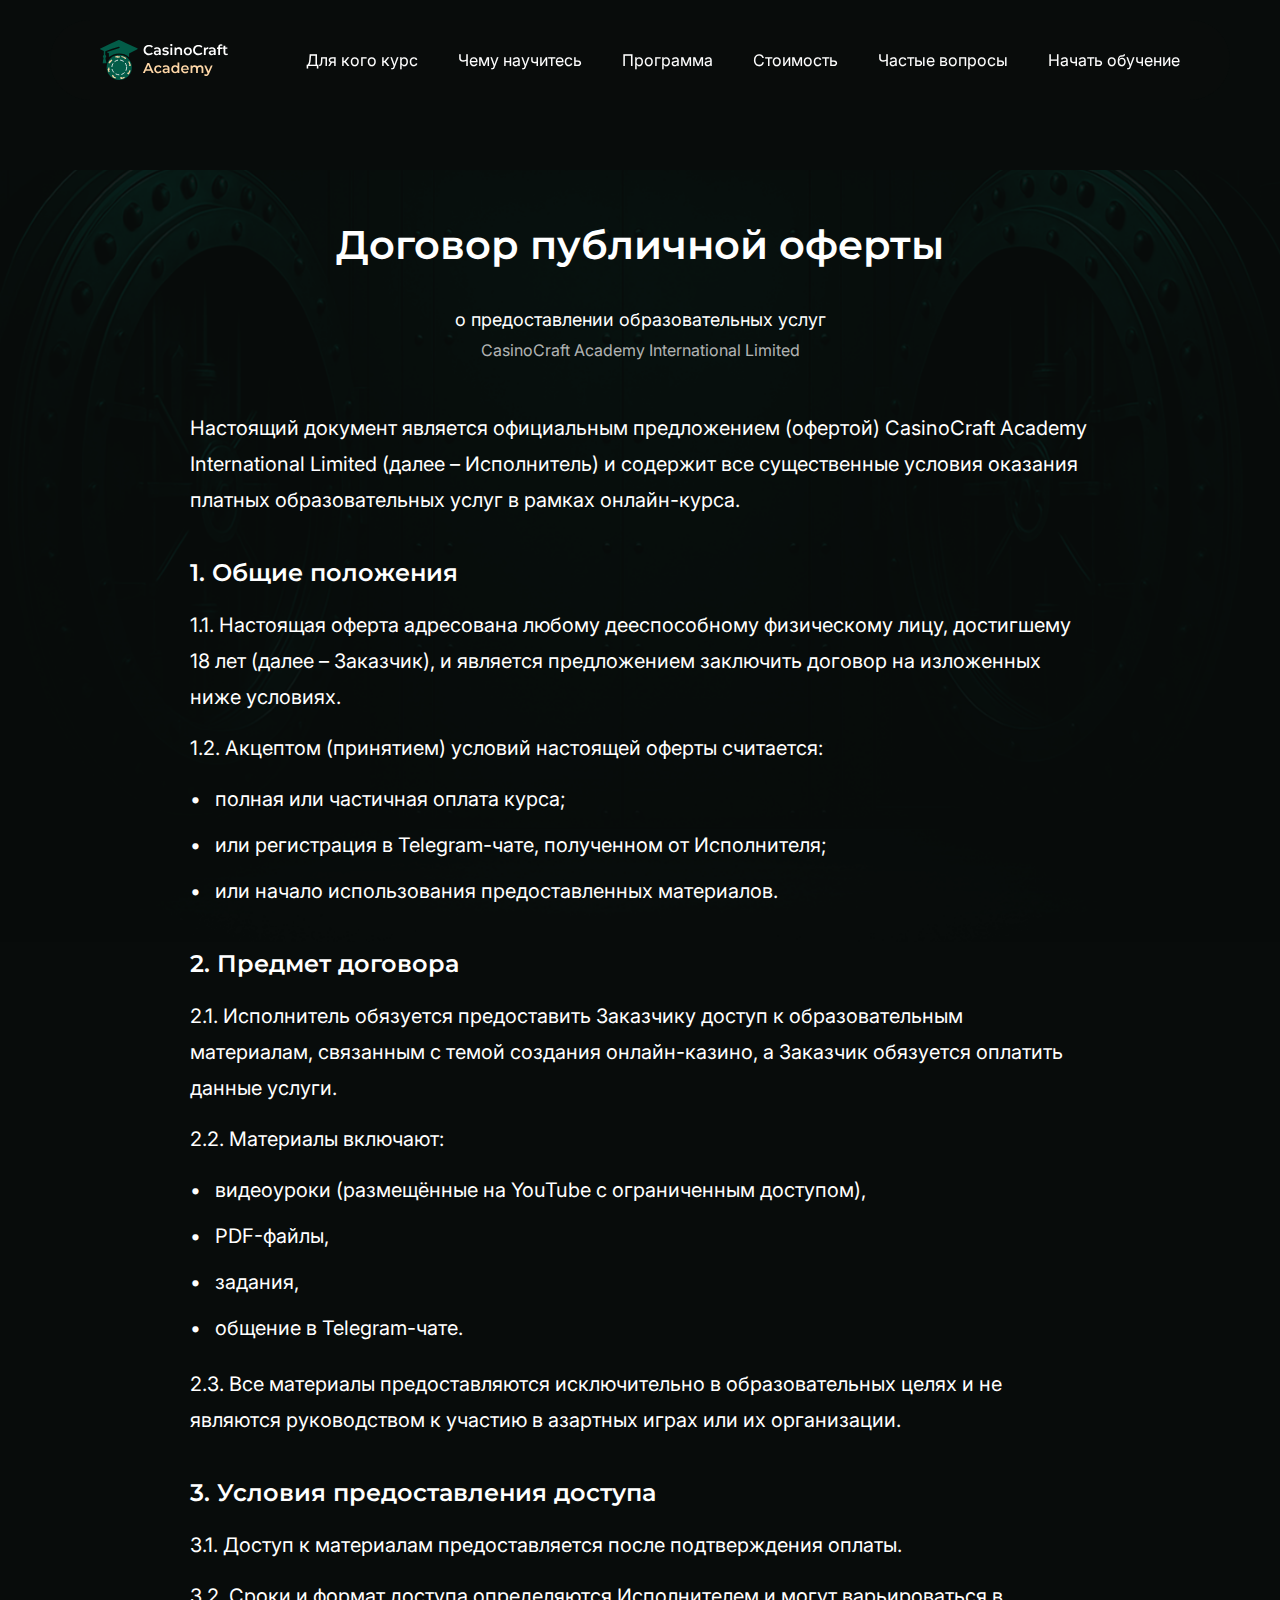
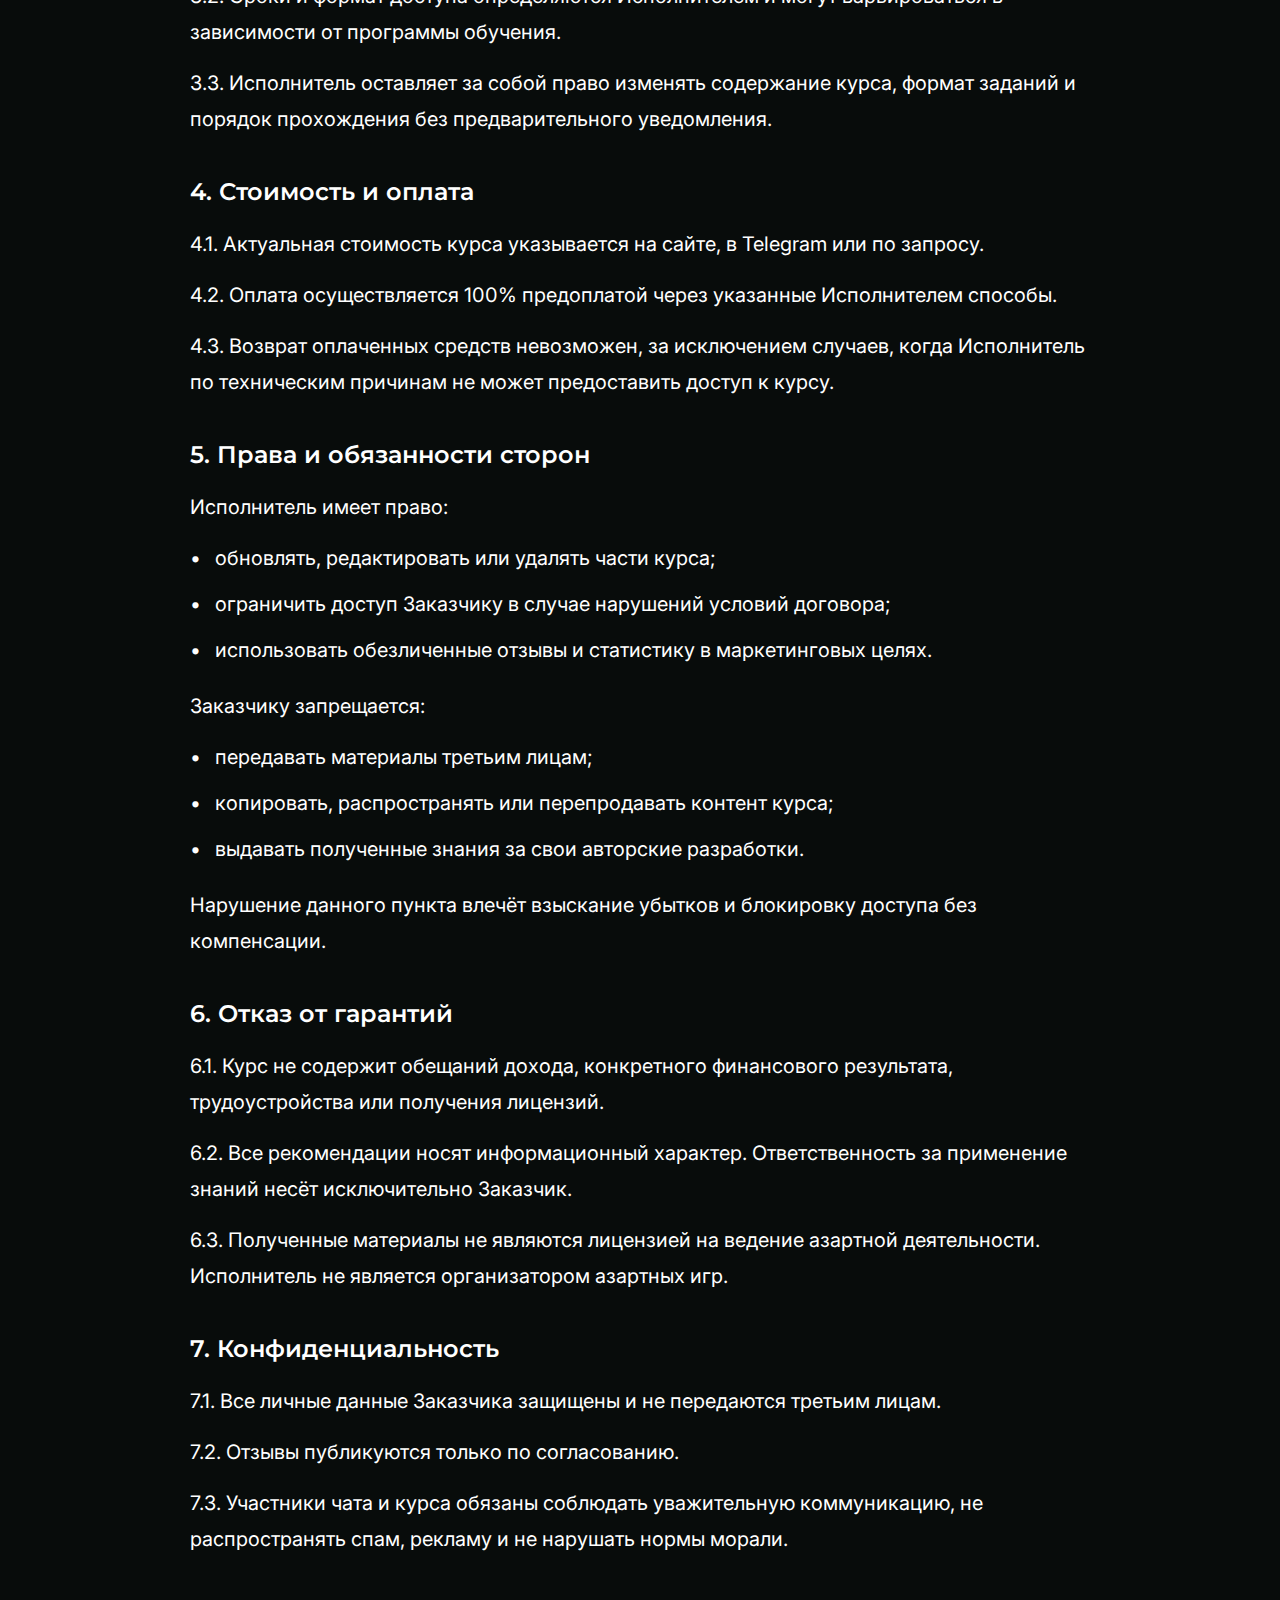
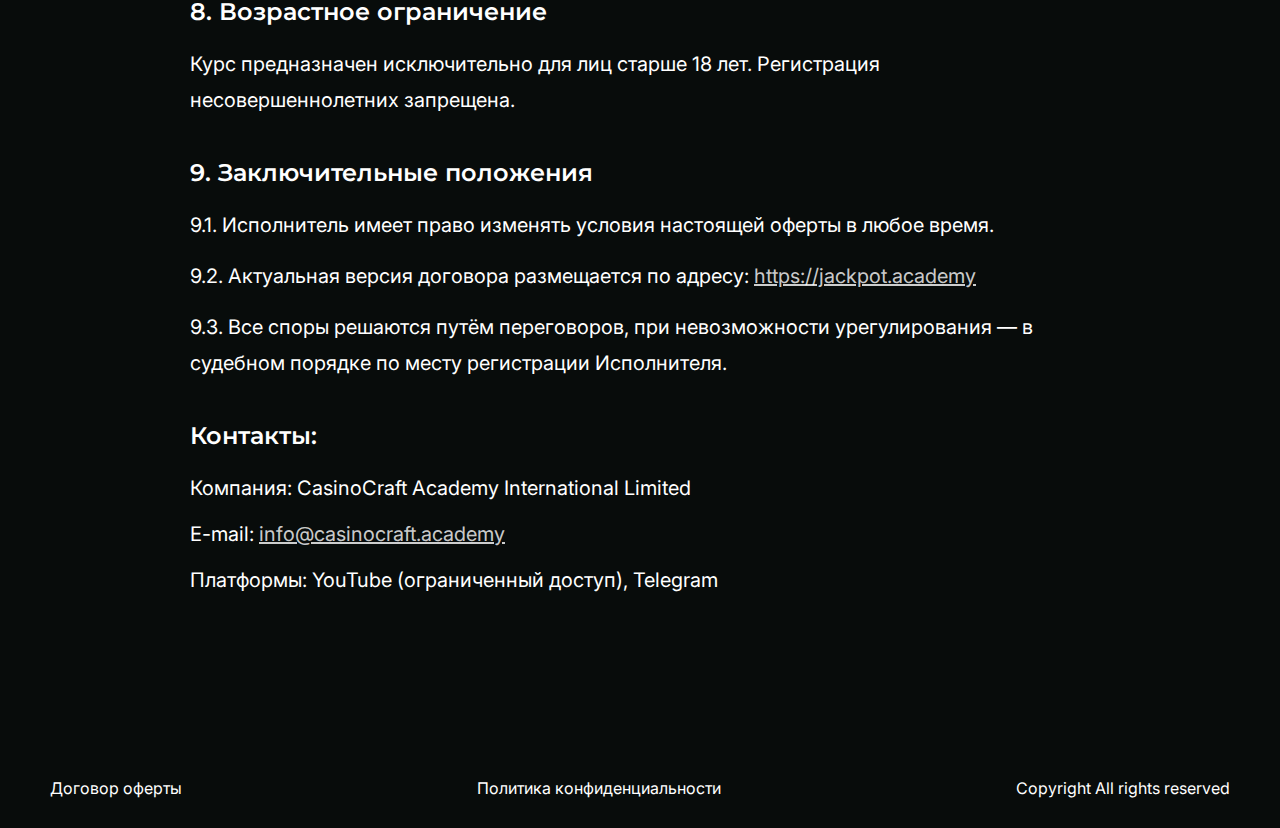
<file: offer.html>
<!DOCTYPE html>
<html lang="ru">
<head>
    <meta charset="UTF-8">
    <meta name="viewport" content="width=device-width, initial-scale=1.0">
    <title>Договор публичной оферты | CasinoCraft Academy</title>
    <meta name="description" content="Договор публичной оферты о предоставлении образовательных услуг от CasinoCraft Academy International Limited.">
    <meta name="robots" content="noindex, follow">
    <link rel="canonical" href="https://jackpot.academy/offer.html">

    <link rel="preconnect" href="https://fonts.googleapis.com">
    <link rel="preconnect" href="https://fonts.gstatic.com" crossorigin>
    <link href="https://fonts.googleapis.com/css2?family=Inter:ital,opsz,wght@0,14..32,100..900;1,14..32,100..900&family=Montserrat:ital,wght@0,100..900;1,100..900&display=swap" rel="stylesheet">

    <link rel="stylesheet" href="./styles/style.css">
    <link rel="stylesheet" href="./styles/privacy.css">
</head>
<body>
    <header class="header header--privacy">
        <div class="container">
            <nav class="nav">
                <a href="./index.html" class="logo">
                    <img src="./assets/images/logo.svg" alt="logotype" class="logo__img" />
                </a>
                <ul class="nav__list">
                    <li class="nav__item"><a href="./index.html#about-us" class="nav__link">Для кого курс</a></li>
                    <li class="nav__item"><a href="./index.html#skills" class="nav__link">Чему научитесь</a></li>
                    <li class="nav__item"><a href="./index.html#program" class="nav__link">Программа</a></li>
                    <li class="nav__item"><a href="./index.html#price" class="nav__link">Стоимость</a></li>
                    <li class="nav__item"><a href="./index.html#faq" class="nav__link">Частые вопросы</a></li>
                    <li class="nav__item"><a href="./index.html#start" class="nav__link">Начать обучение</a></li>
                </ul>
            </nav>
        </div>
    </header>

    <main class="privacy-main offer-main">
        <div class="container">
            <h1 class="privacy__title">Договор публичной оферты</h1>
            
            <div class="privacy__meta">
                <p class="privacy__company">о предоставлении образовательных услуг</p>
                <p class="privacy__date">CasinoCraft Academy International Limited</p>
            </div>

            <div class="privacy__content">
                <section class="privacy__section">
                    <p class="privacy__paragraph">Настоящий документ является официальным предложением (офертой) CasinoCraft Academy International Limited (далее – Исполнитель) и содержит все существенные условия оказания платных образовательных услуг в рамках онлайн-курса.</p>
                </section>

                <section class="privacy__section">
                    <h2 class="privacy__section-title">1. Общие положения</h2>
                    <p class="privacy__paragraph">1.1. Настоящая оферта адресована любому дееспособному физическому лицу, достигшему 18 лет (далее – Заказчик), и является предложением заключить договор на изложенных ниже условиях.</p>
                    <p class="privacy__paragraph">1.2. Акцептом (принятием) условий настоящей оферты считается:</p>
                    <ul class="privacy__list">
                        <li class="privacy__list-item">полная или частичная оплата курса;</li>
                        <li class="privacy__list-item">или регистрация в Telegram-чате, полученном от Исполнителя;</li>
                        <li class="privacy__list-item">или начало использования предоставленных материалов.</li>
                    </ul>
                </section>

                <section class="privacy__section">
                    <h2 class="privacy__section-title">2. Предмет договора</h2>
                    <p class="privacy__paragraph">2.1. Исполнитель обязуется предоставить Заказчику доступ к образовательным материалам, связанным с темой создания онлайн-казино, а Заказчик обязуется оплатить данные услуги.</p>
                    <p class="privacy__paragraph">2.2. Материалы включают:</p>
                    <ul class="privacy__list">
                        <li class="privacy__list-item">видеоуроки (размещённые на YouTube с ограниченным доступом),</li>
                        <li class="privacy__list-item">PDF-файлы,</li>
                        <li class="privacy__list-item">задания,</li>
                        <li class="privacy__list-item">общение в Telegram-чате.</li>
                    </ul>
                    <p class="privacy__paragraph">2.3. Все материалы предоставляются исключительно в образовательных целях и не являются руководством к участию в азартных играх или их организации.</p>
                </section>

                <section class="privacy__section">
                    <h2 class="privacy__section-title">3. Условия предоставления доступа</h2>
                    <p class="privacy__paragraph">3.1. Доступ к материалам предоставляется после подтверждения оплаты.</p>
                    <p class="privacy__paragraph">3.2. Сроки и формат доступа определяются Исполнителем и могут варьироваться в зависимости от программы обучения.</p>
                    <p class="privacy__paragraph">3.3. Исполнитель оставляет за собой право изменять содержание курса, формат заданий и порядок прохождения без предварительного уведомления.</p>
                </section>

                <section class="privacy__section">
                    <h2 class="privacy__section-title">4. Стоимость и оплата</h2>
                    <p class="privacy__paragraph">4.1. Актуальная стоимость курса указывается на сайте, в Telegram или по запросу.</p>
                    <p class="privacy__paragraph">4.2. Оплата осуществляется 100% предоплатой через указанные Исполнителем способы.</p>
                    <p class="privacy__paragraph">4.3. Возврат оплаченных средств невозможен, за исключением случаев, когда Исполнитель по техническим причинам не может предоставить доступ к курсу.</p>
                </section>

                <section class="privacy__section">
                    <h2 class="privacy__section-title">5. Права и обязанности сторон</h2>
                    <p class="privacy__paragraph">Исполнитель имеет право:</p>
                    <ul class="privacy__list">
                        <li class="privacy__list-item">обновлять, редактировать или удалять части курса;</li>
                        <li class="privacy__list-item">ограничить доступ Заказчику в случае нарушений условий договора;</li>
                        <li class="privacy__list-item">использовать обезличенные отзывы и статистику в маркетинговых целях.</li>
                    </ul>
                    <p class="privacy__paragraph">Заказчику запрещается:</p>
                    <ul class="privacy__list">
                        <li class="privacy__list-item">передавать материалы третьим лицам;</li>
                        <li class="privacy__list-item">копировать, распространять или перепродавать контент курса;</li>
                        <li class="privacy__list-item">выдавать полученные знания за свои авторские разработки.</li>
                    </ul>
                    <p class="privacy__paragraph">Нарушение данного пункта влечёт взыскание убытков и блокировку доступа без компенсации.</p>
                </section>

                <section class="privacy__section">
                    <h2 class="privacy__section-title">6. Отказ от гарантий</h2>
                    <p class="privacy__paragraph">6.1. Курс не содержит обещаний дохода, конкретного финансового результата, трудоустройства или получения лицензий.</p>
                    <p class="privacy__paragraph">6.2. Все рекомендации носят информационный характер. Ответственность за применение знаний несёт исключительно Заказчик.</p>
                    <p class="privacy__paragraph">6.3. Полученные материалы не являются лицензией на ведение азартной деятельности. Исполнитель не является организатором азартных игр.</p>
                </section>

                <section class="privacy__section">
                    <h2 class="privacy__section-title">7. Конфиденциальность</h2>
                    <p class="privacy__paragraph">7.1. Все личные данные Заказчика защищены и не передаются третьим лицам.</p>
                    <p class="privacy__paragraph">7.2. Отзывы публикуются только по согласованию.</p>
                    <p class="privacy__paragraph">7.3. Участники чата и курса обязаны соблюдать уважительную коммуникацию, не распространять спам, рекламу и не нарушать нормы морали.</p>
                </section>

                <section class="privacy__section">
                    <h2 class="privacy__section-title">8. Возрастное ограничение</h2>
                    <p class="privacy__paragraph">Курс предназначен исключительно для лиц старше 18 лет. Регистрация несовершеннолетних запрещена.</p>
                </section>

                <section class="privacy__section">
                    <h2 class="privacy__section-title">9. Заключительные положения</h2>
                    <p class="privacy__paragraph">9.1. Исполнитель имеет право изменять условия настоящей оферты в любое время.</p>
                    <p class="privacy__paragraph">9.2. Актуальная версия договора размещается по адресу: <a href="https://jackpot.academy" class="privacy__link">https://jackpot.academy</a></p>
                    <p class="privacy__paragraph">9.3. Все споры решаются путём переговоров, при невозможности урегулирования — в судебном порядке по месту регистрации Исполнителя.</p>
                </section>

                <section class="privacy__section">
                    <h2 class="privacy__contact-title">Контакты:</h2>
                    <ul class="privacy__contact-list">
                        <li class="privacy__contact-item">Компания: CasinoCraft Academy International Limited</li>
                        <li class="privacy__contact-item">E-mail: <a href="mailto:info@casinocraft.academy" class="privacy__link">info@casinocraft.academy</a></li>
                        <li class="privacy__contact-item">Платформы: YouTube (ограниченный доступ), Telegram</li>
                    </ul>
                </section>
            </div>
        </div>
    </main>

    <footer class="footer">
        <div class="footer__container container">
            <a href="./offer.html" class="footer__link footer__link--active">Договор оферты</a>
            <a href="./privacy-policy.html" class="footer__link">Политика конфиденциальности</a>
            <p class="footer__copyright">Copyright All rights reserved</p>
        </div>
    </footer>
</body>
</html>
</file>
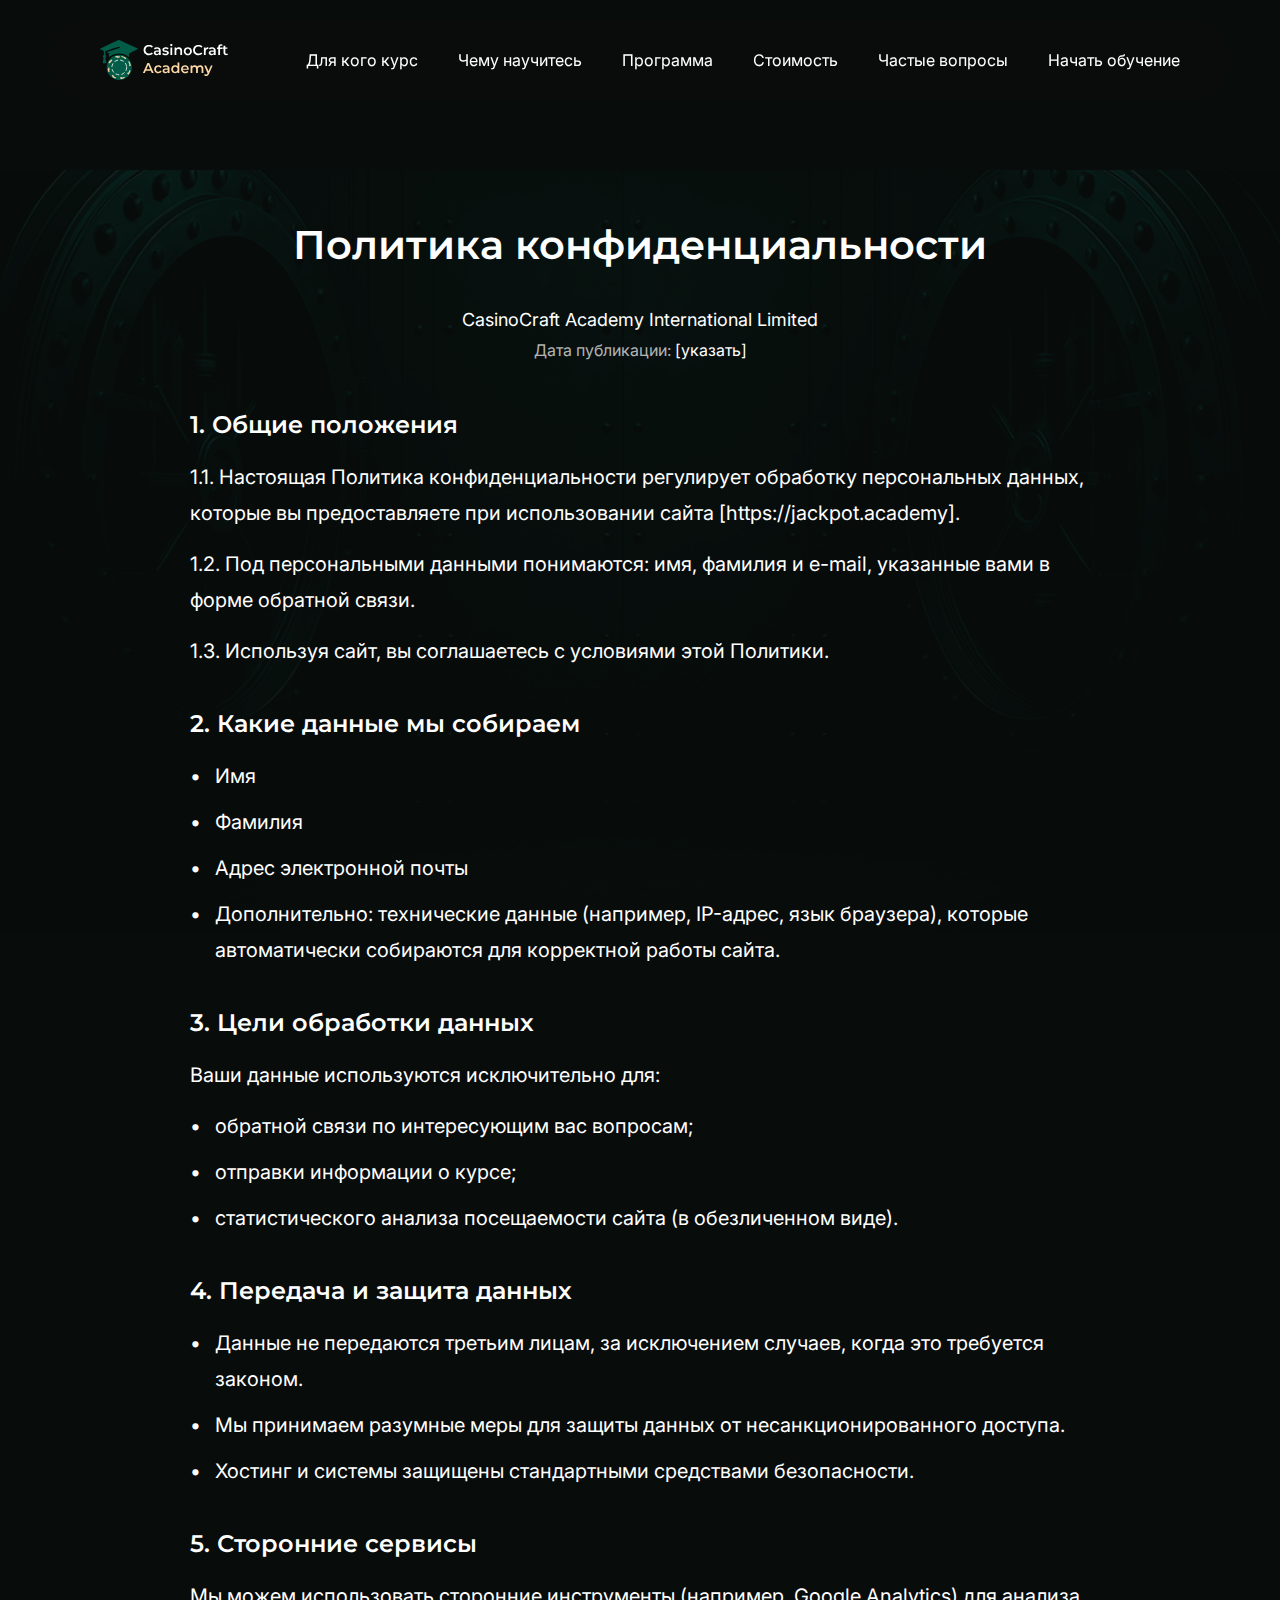
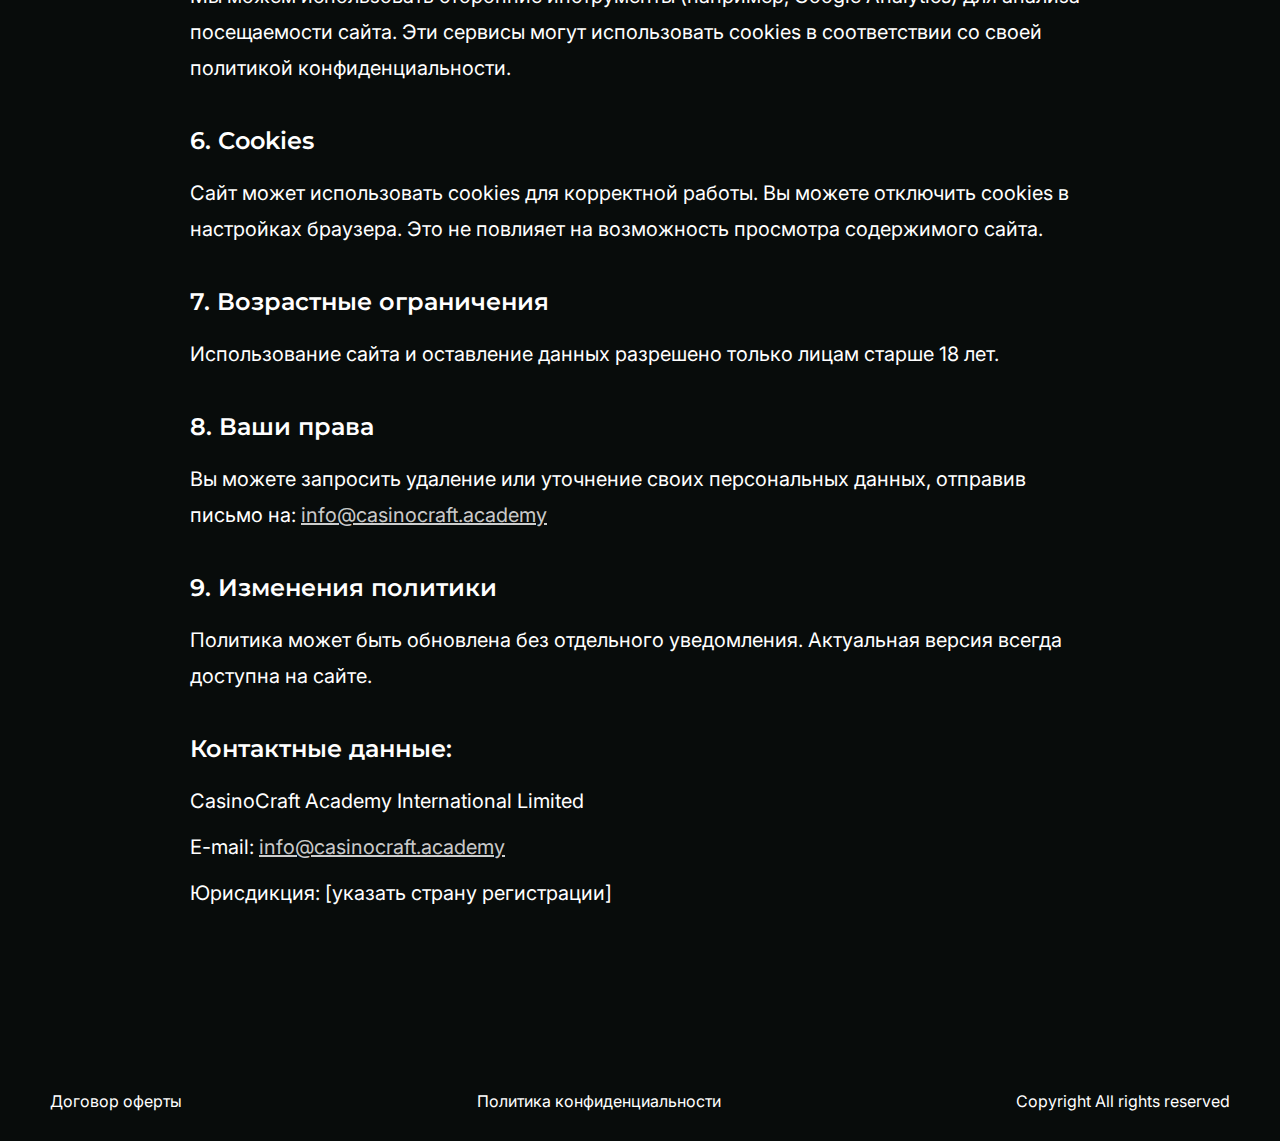
<file: privacy-policy.html>
<!DOCTYPE html>
<html lang="ru">
<head>
    <meta charset="UTF-8">
    <meta name="viewport" content="width=device-width, initial-scale=1.0">
    <title>Политика конфиденциальности | CasinoCraft Academy</title>
    <meta name="description" content="Политика конфиденциальности CasinoCraft Academy International Limited. Правила обработки персональных данных.">
    <meta name="robots" content="noindex, follow">
    <link rel="canonical" href="https://jackpot.academy/privacy-policy.html">

    <link rel="preconnect" href="https://fonts.googleapis.com">
    <link rel="preconnect" href="https://fonts.gstatic.com" crossorigin>
    <link href="https://fonts.googleapis.com/css2?family=Inter:ital,opsz,wght@0,14..32,100..900;1,14..32,100..900&family=Montserrat:ital,wght@0,100..900;1,100..900&display=swap" rel="stylesheet">

    <link rel="stylesheet" href="./styles/style.css">
    <link rel="stylesheet" href="./styles/privacy.css">
</head>
<body>
    <header class="header header--privacy">
        <div class="container">
            <nav class="nav">
                <a href="./index.html" class="logo">
                    <img src="./assets/images/logo.svg" alt="logotype" class="logo__img" />
                </a>
                <ul class="nav__list">
                    <li class="nav__item"><a href="./index.html#about-us" class="nav__link">Для кого курс</a></li>
                    <li class="nav__item"><a href="./index.html#skills" class="nav__link">Чему научитесь</a></li>
                    <li class="nav__item"><a href="./index.html#program" class="nav__link">Программа</a></li>
                    <li class="nav__item"><a href="./index.html#price" class="nav__link">Стоимость</a></li>
                    <li class="nav__item"><a href="./index.html#faq" class="nav__link">Частые вопросы</a></li>
                    <li class="nav__item"><a href="./index.html#start" class="nav__link">Начать обучение</a></li>
                </ul>
            </nav>
        </div>
    </header>

    <main class="privacy-main">
        <div class="container">
            <h1 class="privacy__title">Политика конфиденциальности</h1>
            
            <div class="privacy__meta">
                <p class="privacy__company">CasinoCraft Academy International Limited</p>
                <p class="privacy__date">Дата публикации: <span>[указать]</span></p>
            </div>

            <div class="privacy__content">
                <section class="privacy__section">
                    <h2 class="privacy__section-title">1. Общие положения</h2>
                    <p class="privacy__paragraph">1.1. Настоящая Политика конфиденциальности регулирует обработку персональных данных, которые вы предоставляете при использовании сайта [https://jackpot.academy].</p>
                    <p class="privacy__paragraph">1.2. Под персональными данными понимаются: имя, фамилия и e-mail, указанные вами в форме обратной связи.</p>
                    <p class="privacy__paragraph">1.3. Используя сайт, вы соглашаетесь с условиями этой Политики.</p>
                </section>

                <section class="privacy__section">
                    <h2 class="privacy__section-title">2. Какие данные мы собираем</h2>
                    <ul class="privacy__list">
                        <li class="privacy__list-item">Имя</li>
                        <li class="privacy__list-item">Фамилия</li>
                        <li class="privacy__list-item">Адрес электронной почты</li>
                        <li class="privacy__list-item">Дополнительно: технические данные (например, IP-адрес, язык браузера), которые автоматически собираются для корректной работы сайта.</li>
                    </ul>
                </section>

                <section class="privacy__section">
                    <h2 class="privacy__section-title">3. Цели обработки данных</h2>
                    <p class="privacy__paragraph">Ваши данные используются исключительно для:</p>
                    <ul class="privacy__list">
                        <li class="privacy__list-item">обратной связи по интересующим вас вопросам;</li>
                        <li class="privacy__list-item">отправки информации о курсе;</li>
                        <li class="privacy__list-item">статистического анализа посещаемости сайта (в обезличенном виде).</li>
                    </ul>
                </section>

                <section class="privacy__section">
                    <h2 class="privacy__section-title">4. Передача и защита данных</h2>
                    <ul class="privacy__list">
                        <li class="privacy__list-item">Данные не передаются третьим лицам, за исключением случаев, когда это требуется законом.</li>
                        <li class="privacy__list-item">Мы принимаем разумные меры для защиты данных от несанкционированного доступа.</li>
                        <li class="privacy__list-item">Хостинг и системы защищены стандартными средствами безопасности.</li>
                    </ul>
                </section>

                <section class="privacy__section">
                    <h2 class="privacy__section-title">5. Сторонние сервисы</h2>
                    <p class="privacy__paragraph">Мы можем использовать сторонние инструменты (например, Google Analytics) для анализа посещаемости сайта. Эти сервисы могут использовать cookies в соответствии со своей политикой конфиденциальности.</p>
                </section>

                <section class="privacy__section">
                    <h2 class="privacy__section-title">6. Cookies</h2>
                    <p class="privacy__paragraph">Сайт может использовать cookies для корректной работы. Вы можете отключить cookies в настройках браузера. Это не повлияет на возможность просмотра содержимого сайта.</p>
                </section>

                <section class="privacy__section">
                    <h2 class="privacy__section-title">7. Возрастные ограничения</h2>
                    <p class="privacy__paragraph">Использование сайта и оставление данных разрешено только лицам старше 18 лет.</p>
                </section>

                <section class="privacy__section">
                    <h2 class="privacy__section-title">8. Ваши права</h2>
                    <p class="privacy__paragraph">Вы можете запросить удаление или уточнение своих персональных данных, отправив письмо на: <a href="mailto:info@casinocraft.academy" class="privacy__link">info@casinocraft.academy</a></p>
                </section>

                <section class="privacy__section">
                    <h2 class="privacy__section-title">9. Изменения политики</h2>
                    <p class="privacy__paragraph">Политика может быть обновлена без отдельного уведомления. Актуальная версия всегда доступна на сайте.</p>
                </section>

                <section class="privacy__section">
                    <h2 class="privacy__contact-title">Контактные данные:</h2>
                    <ul class="privacy__contact-list">
                        <li class="privacy__contact-item">CasinoCraft Academy International Limited</li>
                        <li class="privacy__contact-item">E-mail: <a href="mailto:info@casinocraft.academy" class="privacy__link">info@casinocraft.academy</a></li>
                        <li class="privacy__contact-item">Юрисдикция: [указать страну регистрации]</li>
                    </ul>
                </section>
            </div>
        </div>
    </main>

    <footer class="footer">
        <div class="footer__container container">
            <a href="./offer.html" class="footer__link">Договор оферты</a>
            <a href="./privacy-policy.html" class="footer__link">Политика конфиденциальности</a>
            <p class="footer__copyright">Copyright All rights reserved</p>
        </div>
    </footer>
</body>
</html>
</file>
<file: styles/style.css>
*{
    margin: 0;
    padding: 0;
    box-sizing: border-box;
    text-decoration: none;
    list-style: none;
}

:root {
  --color-black: #072621;
  --color-white: #ffffff;
  --color-light-gray: #ffffffa6;
  --color-background-mobile: #171717;
  --color-background-desktop: #080C0B;
  --color-gold: #FFD4A0;

  --font-heading: 'Montserrat', sans-serif;
  --font-text: 'Inter', sans-serif;

  --font-weight-bold: 600;
  --font-weight-regular: 400;

  --radius-default: 15px;
  --radius-big: 100px;

  --blur-default: blur(25px);

  --text-hero: clamp(40px, 5vw, 64px);
  --text-heading: clamp(32px, 4vw, 40px);
  --text-body: clamp(16px, 2.5vw, 20px);

  --gradient-gold: linear-gradient(90deg, #FFD4A0 0%, #FFE9CE 100%);
  --gradient-green: linear-gradient(135deg, #025D49 0%, #143C36 100%);
}

html{
    scroll-behavior: smooth;
    background-color: var(--color-background-desktop);
    overflow-x: hidden;
}


.container {
  max-width: 1230px;
  padding-left: 15px;
  padding-right: 15px;
  margin: auto;
}

/* Header */
.header{
    background-image: url(../assets/images/hero-bg.webp);
    background-size: cover;
    height: auto;
    padding-top: 20px;
    height: 750px;
}

.nav{
    display: flex;
    align-items: center;
    justify-content: space-between;
    background: rgba(17, 17, 17, 0.2);
    padding-left: 50px;
    padding-right: 50px;
    height: 80px;
    border-radius: var(--radius-big);
    backdrop-filter: var(--blur-default);
    margin-bottom: 50px;
}

.nav__list{
    display: flex;
    align-items: center;
    justify-content: space-between;
    gap: 40px;
}

.nav__link{
    color: var(--color-white);
    font-size: 16px;
    font-family: var(--font-text);
}

.logo{
    color: var(--color-white);
    font-size: var(--text-body);
    font-family: var(--font-text);
    font-style: italic;
    position: relative;
    z-index: 5;
    display: flex;
    align-items: center;
}

.logo__img {
    height: 40px;
    width: auto;
}

.hero{
    max-width: 996px;
    margin: auto;
    color: var(--color-white);
}

.hero__title{
    font-family: var(--font-heading);
    font-size: var(--text-hero);
    font-style: italic;
    text-align: center;
    margin: auto;
    margin-bottom: 20px;
}

.hero__subtitle{
    font-family: var(--font-text);
    font-size: var(--text-body);
    text-align: center;
    margin: auto;
    margin-bottom: 50px;
    max-width: 794px;
}

.hero__cta{
    display: flex;
    align-items: center;
    justify-content: center;
    gap: 20px;
}

.hero__cta--button{
    display: flex;
    align-items: center;
    justify-content: center;
    height: 48px;
}

.hero__cta--secondary{
    width: 210px;
    color: var(--color-gold);
    font-family: var(--font-text);
    border: 1px solid var(--color-gold);
    border-radius: var(--radius-big);
    font-weight: var(--font-weight-bold);
}

.hero__cta--primary{
    width: 250px;
    color: var(--color-black);
    font-family: var(--font-text);
    background: var(--color-gold);
    border-radius: var(--radius-big);
    gap: 20px;
    font-weight: var(--font-weight-bold);
}

.golden__text{
    background: linear-gradient(90deg, #FED9A6 45.33%, #F4EFD7 99%);
    -webkit-background-clip: text;
    -webkit-text-fill-color: transparent;
    background-clip: text;
    text-fill-color: transparent;
}
/* End of header */

/* Burger-menu */
.burger-menu {
    position: fixed;
    top: 0;
    left: 0;
    width: 100%;
    height: 100vh;
    color: #fff;
    z-index: 3;
    text-align: center;
    background-color: var(--color-background-mobile);
    transform: translateX(100%);
    opacity: 0;
    visibility: hidden;
    transition: 
        transform 0.3s ease-in-out,
        opacity 0.3s ease-in-out,
        visibility 0.3s ease-in-out;
    display: none;
    transition-delay: 0s, 0s, 0s;
    overflow-y: auto;
}

.burger-menu.show {
    transform: translateX(0);
    opacity: 1;
    visibility: visible;
    display: block;
    transition-delay: 0s;
}

.burger-menu ul {
    list-style: none;
    padding: 0;
    margin-top: 70px;
}

.burger-menu ul li {
    margin: 35px 0;
}

.burger-menu ul li a {
    color: black;
    font: 300 32px 'Montserrat';
}

.burger-icon {
    width: 69px;
    height: 40px;
    cursor: pointer;
    color: #fff;
    position: absolute;
    right: 0;
    z-index: 3;
    border-radius: 20px;
    background: #1B1B1B;
    border: 1px solid #464646;
    display: none;
}

.burger-stick {
    width: 33px;
    height: 2px;
    margin: 2.5px auto 0;
    position: absolute;
    left: 0;
    right: 0;
    background-color: white;
    transition: 0.3s ease-in-out;
}

.burger-stick:nth-child(1) {
    top: 10px;
}

.burger-stick:nth-child(2) {
    top: 22px;
}

.burger-stick:nth-child(3) {
    top: 24px;
}

.burger-icon.active .burger-stick:nth-child(1) {
    transform: rotate(45deg);
    top: 16px;
}

.burger-icon.active .burger-stick:nth-child(2) {
    transform: rotate(-45deg);
    top: 16px;
}

.burger-icon.active .burger-stick:nth-child(3) {
    opacity: 0;
}

.no-scroll {
    position: fixed;
    top: 0;
    left: 0;
    right: 0;
    bottom: 0;
}

/* End of burger-menu */

/* section offer */
    .offer{
        color: var(--color-white);
        margin-top: 150px;
        background-image: url(../assets/images/cubes-bg.png);
        background-size: 800px 800px;
        background-repeat: no-repeat;
        background-position: center;
    }

    .offer__title{
        font-family: var(--font-heading);
        font-size: var(--text-heading);
        max-width: 996px;
        margin: auto;
        margin-bottom: 20px;
        text-align: center;
        margin-top: 50px;
    }
    .offer__subtitle{
        font-family: var(--font-text);
        font-size: var(--text-body);
        max-width: 996px;
        margin: auto;
        text-align: center;
        margin-bottom: 100px;
    }
    .offer__intro {
        position: relative; 
        border-radius: var(--radius-default);
        height: auto;
        background: rgba(14, 15, 15, 0.3);
        backdrop-filter: blur(5px);
        border: 1px solid #333333;
        margin-top: 150px;
    }

    .offer__features {
        display: flex;
        margin: auto;
        align-items: center;
        max-width: 996px;
        justify-content: space-between;
        position: relative;
        top: -51px;
        z-index: 10; 
}
    .offer__feature {
        position: relative;
        background: var(--gradient-green);
        height: 102px;
        border-radius: var(--radius-default);
        display: flex;
        align-items: center;
        width: 255px;
        justify-content: end;
        padding-right: 20px;
    }   

    .offer__icon {
        position: absolute;
        top: 50%;
        left: 0; 
        transform: translate(calc(-50%), -50%); 
        width: 60px;
        height: 60px;
        border-radius: 5px;
        background: var(--gradient-gold);
        display: flex;
        justify-content: center;
        align-items: center;
    }

    .offer__feature-text{
        font-size: 16px;
        font-family: var(--font-text);
        max-width: 185px;
        
    }

    /* section audience */
    .audience__content{
        background: var(--gradient-green);
        border-radius: var(--radius-default);
        padding-left: 26px;
        padding-right: 26px;
        margin-bottom: 300px;
    }

    .audience__title{
        margin: auto;
        text-align: center;
        padding-top: 30px;
        margin-bottom: 20px;
        font-family: var(--font-heading);
        font-size: var(--text-heading);
    }
    .audience__subtitle{
        color: var(--color-light-gray);
        text-align: center;
        margin: auto;
        margin-bottom: 40px;
        font-size: var(--text-body);
        font-family: var(--font-text);
    }
    .audience__grid, .audience__column{
        display: flex;
        align-items: center;
        justify-content: space-between;
    }
    .audience__column{
        gap: 27px;
    }

    .audience__item{
        display: flex;
        align-items: center;
        background: var(--gradient-gold);
        color: var(--color-black);
        padding: 9px 25px;
        font-size: 20px;
        font-family: var(--font-text);
        border-radius: var(--radius-default);
        margin-bottom: 30px;
    }

    /* section course */
    .course{
        margin-bottom: 150px;
    }
    .course__title{
        font-family: var(--font-heading);
        font-size: var(--text-heading);
        text-align: center;
        margin: auto;
        max-width: 996px;
    }

    .course__steps{
        display: flex;
        align-items: center;
        justify-content: space-between;
        gap: 16px;
    }

    .course__subtitle{
        font-family: var(--font-text);
        font-size: var(--text-body);
        text-align: center;
        margin: auto;
        max-width: 990px;
        margin-top: 20px;
        margin-bottom: 50px;
    }
    .course__step{
        max-width: 383px;
        height: 295px;
        padding: 20px;
        background: var(--gradient-green);
        border-radius: var(--radius-default);
        display: flex;
        flex-direction: column;
        justify-content: space-between;
    }

    .course__content{
        display: flex;
        flex-direction: column;
        gap: 20px;
    }
    .course__step-title{
        font-size: 24px;
        font-family: var(--font-text);
    }
    .course__step-text{
        font-size: 16px;
        font-family: var(--font-text);
        color: var(--color-light-gray);
    }
    .course__meta{
        font-family: var(--font-text);
        display: flex;
        justify-content: space-between;
        font-size: 24px;
        align-items: end;
    }

      .course__programm {
    position: relative;
    width: 100%;
  }

  /* section-accordion */
  .accordion__heading{
    font-size: var(--text-heading);
    font-family: var(--font-heading);
    max-width: 996px;
    text-align: center;
    margin: auto;
    color: var(--color-white);
  }

    .accordion__subtitle{
    font-size: var(--text-body);
    font-family: var(--font-text);
    max-width: 996px;
    text-align: center;
    margin: auto;
    margin-top: 20px;
    margin-bottom: 70px;
    color: var(--color-white);
    }

  .accordion {
    list-style: none;
    padding: 0;
    margin: 0;
    display: flex;
    flex-direction: column;
    gap: 20px;
  }

  .accordion__item {
    margin-bottom: 15px;
  }

  .accordion__item:last-child {
    margin-bottom: 0;
  }

  .accordion__header {
    display: flex;
    justify-content: space-between;
    align-items: center;
    width: 100%;
    padding: 20px 20px;
    background-color: transparent;
    border: none;
    cursor: pointer;
    transition: background-color 0.2s;
    text-align: left;
    height: 84px;
    display: flex;
    align-items: center;
    background: rgba(14, 15, 15, 0.6);
    backdrop-filter: blur(10px);
    border-radius: var(--radius-default);

  }


  .accordion__title {
    font-size: 24px;
    font-weight: var(--font-weight-bold);
    font-family: var(--font-heading);
    color: var(--color-white);
    display: flex;
    align-items: center;
    justify-content: center;
    gap: 20px;
  }

  .accordion__module{
    background: var(--gradient-green);  
    padding: 9px 25px;
    border-radius: var(--radius-big);
    font-size: var(--font-text);
  }
  .accordion__icon {
    position: relative;
    width: 20px;
    height: 20px;
    border-radius: 50%;
    border: 1px solid #333;
    display: flex;
    justify-content: center;
    align-items: center;
    transition: transform 0.3s ease;
  }

  .accordion__icon-line {
    position: absolute;
    width: 10px;
    height: 2px;
    background-color: #333;
    transition: all 0.3s ease;
  }

  .accordion__icon-line:first-child {
    transform: rotate(90deg);
  }

  .accordion__icon-line:last-child {
    transform: rotate(0deg);
  }

  .accordion__header--active .accordion__icon-line:first-child {
    transform: rotate(180deg);
  }

  .accordion__content {
    overflow: hidden;
    transition: height 0.3s ease;
    border-top: none;
    background: rgba(14, 15, 15, 0.6);
    backdrop-filter: blur(10px);
    height: 0;
    color: var(--color-white);
    margin-top: -12px;
  }

  .accordion__content-inner {
    padding: 20px;
    font-size: var(--text-body);
    font-family: var(--font-text);
    line-height: 1.2;
    opacity: 0;
    transform: translateY(-10px);
    transition: opacity 0.3s ease, transform 0.3s ease;
    border-bottom-right-radius: var(--radius-default);
    border-bottom-left-radius: var(--radius-default);
    background: rgba(14, 15, 15, 0.6);
    backdrop-filter: blur(10px);
  }

  .accordion__content--active {
    height: auto;
  }

  .accordion__content--active .accordion__content-inner {
    opacity: 1;
    transform: translateY(0);
  }

  .accordion__container{
    margin-bottom: 50px;
    background-image: url(../assets/images/faq-bg.png);
    background-size: auto;
    background-position: 20% 10%;
    background-repeat: no-repeat;
    padding-top: 100px;
  }

  .course__skills{
    margin-bottom: 300px;
  }
  .course__inside-wrapper{
    padding-top: 50px;
    background-image: url(../assets/images/banner.webp);
    background-size: cover;
    height: 400px;
    border-radius: 20px;
    margin-top: 50px;
  }

  .course__inside-title{
    max-width: 996px;
    font-size: var(--text-heading);
    font-family: var(--font-heading);
    text-align: center;
    margin: auto;
    color: var(--color-white);
  }

  .course__inside-text{
    font-family: var(--font-text);
    font-size: var(--text-body);
    color: var(--color-white);
    text-align: center;
    margin: auto;
    margin-top: 20px;
    max-width: 996px;
  }

  .course__skills-wrapper{
    padding: 30px;
    background: var(--gradient-green);
    border-radius: var(--radius-default);
    margin-top: 50px;
  }

  .course__skills-title{
    font-family: var(--font-heading);
    font-size: var(--text-heading);
    color: var(--color-white);
    text-align: center;
    margin: auto;
  }

  .course__skills-subtitle{
    margin: auto;
    margin-top: 20px;
    margin-bottom: 50px;
    text-align: center;
    font-size: 14px;
    color: var(--color-light-gray);
    font-family: var(--font-text);
  }

  .course__skills-grid{
    width: 100%;
    display: flex;
    align-items: center;
    justify-content: space-between;
    gap: 20px;
  }

  .course__skills-item{
    display: flex;
    align-items: center;
    color: var(--color-white);
    font-family: var(--font-text);
    font-size: 16px;
    gap: 10px;
  }

  .course__skills-column{
    display: flex;
    flex-direction: column;
    gap: 20px;
  }

  .course__reviews-wrapper {
    background-image: url(../assets/images/our-students.png);
    background-size: 580px 700px;
    background-position: 30% 15%;
    background-repeat: no-repeat;
    padding-top: 100px;
    padding-bottom: 20px;
    margin-bottom: 50px;
  }
  .course__reviews-title{
    font-family: var(--font-heading);
    font-size: var(--text-heading);
    text-align: center;
    margin: auto;
    color: var(--color-white);
  }
  .course__reviews-subtitle{
    margin: auto;
    margin-bottom: 80px;
    margin-top: 20px;
    text-align: center;
    max-width: 996px;
    color: var(--color-white);
    font-family: var(--font-text);
    font-size: var(--text-body);

  }

.container {
  max-width: 1200px;
  margin: 0 auto;
  padding: 0 10px;
}

.course__reviews-title {
  text-align: center;
  font-size: var(--text-heading);
  font-family: var(--font-heading);
  margin-top: 300px;
  margin-bottom: 20px;
}

.course__reviews-subtitle {
  text-align: center;
  max-width: 996x;
  margin: 0 auto 80px;
  font-size: 16px;
  color: var(--color-white);
}

.course__reviews-nav {
  display: flex;
  justify-content: center;
  gap: 12px;
  margin-bottom: 20px;
}

.course__reviews-btn {
  width: 36px;
  height: 36px;
  background-color: transparent;
  border-radius: 50%;
  border: none;
  display: flex;
  align-items: center;
  justify-content: center;
  cursor: pointer;
  margin-bottom: 50px;
}

.course__reviews-slider {
  width: 100%;
}

.swiper-wrapper {
  display: flex;
}

.swiper-slide {
  width: 387px !important;
  flex-shrink: 0;
}

@media (max-width: 768px) {
  .swiper-slide {
    width: 100% !important;
  }

  .swiper-wrapper {
    justify-content: flex-start;
  }

  .course__reviews-slider {
    padding: 0 15px;
  }
}

.course__reviews-slide {

    background: rgba(34, 34, 34, 0.5);
backdrop-filter: blur(2px);
  border-radius: var(--radius-default);
  overflow: hidden;
  height: 880px;
}

.slider-image {
  width: 100%;
  height: 380px;
  object-fit: cover;
}

.slide__container {
  padding: 20px;
}

.slider__label {
  width: fit-content;
  padding-left: 20px;
  padding-right: 20px;
  height: 40px;
  background: var(--gradient-gold);
  font-family: var(--font-text);
  color: var(--color-black);
  font-size: 16px;
  display: flex;
  align-items: center;
  justify-content: center;
  border-radius: var(--radius-big);
  margin-top: 20px;
}

.silder__name {
  font-family: var(--font-text);
  color: var(--color-light-gray);
  font-size: 14px;
  margin-top: 20px;
  margin-bottom: 20px;
}

.course__ended {
  color: var(--color-white);
  font-size: 24px;
  margin-bottom: 20px;
  font-family: var(--font-text);
}

.slider_desc {
  color: var(--color-white);
  font-family: var(--font-text);
  font-size: 16px;
}
.price{
  margin-top: 150px;
}
.price__title{
  font-family: var(--font-heading);
  font-size: var(--text-heading);
  color: var(--color-white);
  margin: auto;
  text-align: center;
}

.price__subtitle{
  margin: auto;
  text-align: center;
  margin-top: 20px;
  margin-bottom: 50px;
  font-family: var(--font-text);
  font-size: var(--text-body);
  color: var(--color-white);
}

.price__card{
  padding: 30px;
  max-width: 580px;
  width: 100%;
  color: var(--color-white);

}
.price-card__title{
  font-family: var(--font-heading);
  font-size: var(--text-heading);
  margin-bottom: 50px;
}

.price__card-primary{
  background: rgba(34, 34, 34, 0.5);
  backdrop-filter: blur(2px);
  border-radius: var(--radius-default);

}
.price__cards-p{
  display: flex;
  flex-direction: column;
  gap: 10px;
  font-family: var(--font-text);
  font-size: 16px;
  margin-bottom: 80px;
}
.price__card-p{
  display: flex;
  align-items: center;
  gap: 10px;
}
.price__sale{
  background: var(--gradient-green);
  width: 60px;
  height: 25px;
  display: flex;
  align-items: center;
  justify-content: center;
  font-family: var(--font-heading);
  font-size: 16px;
  margin-bottom: 8px;
}

.price_nonsale{
  font-size: 24px;
  color: var(--color-light-gray);
  font-family: var(--font-text);
  text-decoration: line-through;
  margin-bottom: 10px;
}

.final__price-container{
  display: flex;
  align-items: center;
  justify-content: space-between;
}

.final__price{
  font-family: var(--font-heading);
  font-size: var(--text-heading);
  font-weight: var(--font-weight-bold);
}
.price__link{
  width: 260px;
  height: 48px;
  display: flex;
  align-items: center;
  justify-content: center;
  justify-content: center;
  gap: 20px;
  border-radius: var(--radius-big);
  background: var(--gradient-green);
  font-family: var(--font-text);
  font-size: var(--text-body);
}

.price__card-secondary{
  background: var(--gradient-green);
  border-radius: var(--radius-default);
}
.price__sale-secondary{
  background: var(--gradient-gold);
  color: var(--color-black);
}
.price__link-secondary{
  color: var(--color-black);
  background: var(--gradient-gold);
}
.price_cards{
  display: flex;
  align-items: center;
  justify-content: space-between;
  gap: 10px;
}

.margin-top{
  padding-top: 300px;
}

/* Consultation Form */
.consultation {
  margin-top: 150px;
  margin-bottom: 150px;
}

.consultation__wrapper {
  display: grid;
  grid-template-columns: 1fr 1fr;
  max-width: 1200px;
  margin: 0 auto;
  gap: 20px;
}

.consultation__info {
  background: var(--gradient-green);
  padding: 20px;
  display: flex;
  flex-direction: column;
  position: relative;
  border-radius: 20px;
}

.consultation__icon {
  width: 100%;
  height: 150px;
  object-fit: cover;
  margin-top: 20px;

  @media (max-width: 768px) {
    object-fit: unset;
  }
}

.consultation__title {
  font-family: var(--font-heading);
  font-size: 32px;
  font-weight: var(--font-weight-bold);
  color: var(--color-white);
  margin-bottom: 30px;
  max-width: 400px;
}

.consultation__description {
  font-family: var(--font-text);
  font-size: var(--text-body);
  color: var(--color-white);
  line-height: 1.6;
}




.consultation__form-wrapper {
  background: rgba(34, 34, 34, 0.8);
  padding: 20px;
  backdrop-filter: blur(10px);
  border-radius: 20px;
}

.consultation__instruction {
  font-family: var(--font-text);
  font-size: 16px;
  color: var(--color-white);
  margin-bottom: 30px;
}

.consultation__form {
  display: flex;
  flex-direction: column;
  gap: 20px;
}

.consultation__input,
.consultation__textarea {
  width: 100%;
  padding: 15px 20px;
  background: rgba(44, 44, 44, 0.6);
  border: 1px solid rgba(255, 255, 255, 0.1);
  border-radius: 15px;
  color: var(--color-white);
  font-family: var(--font-text);
  font-size: 16px;
  outline: none;
  transition: border-color 0.3s ease;
}

.consultation__input::placeholder,
.consultation__textarea::placeholder {
  color: rgba(255, 255, 255, 0.5);
}

.consultation__input:focus,
.consultation__textarea:focus {
  border-color: var(--color-gold);
}

.consultation__textarea {
  resize: vertical;
  min-height: 100px;
}

.consultation__button {
  width: 100%;
  padding: 15px 20px;
  background: var(--gradient-green);
  color: var(--color-white);
  border: none;
  border-radius: 15px;
  font-family: var(--font-text);
  font-size: var(--text-body);
  font-weight: var(--font-weight-bold);
  cursor: pointer;
  transition: transform 0.2s ease;
}

.consultation__button:hover {
  transform: translateY(-2px);
}

.consultation__agreement {
  font-family: var(--font-text);
  font-size: 12px;
  color: rgba(255, 255, 255, 0.5);
  text-align: center;
  line-height: 1.5;
}

.consultation__link {
  color: rgba(255, 255, 255, 0.7);
  text-decoration: underline;
  transition: color 0.3s ease;
}

.consultation__link:hover {
  color: var(--color-white);
}

/* Footer */
.footer {
  padding: 30px 0;
  margin-top: 100px;
}

.footer__container {
  display: flex;
  justify-content: space-between;
  align-items: center;
}

.footer__link {
  color: var(--color-white);
  font-family: var(--font-text);
  font-size: 16px;
  text-decoration: none;
  transition: color 0.3s ease;
}

.footer__link:hover {
  color: var(--color-gold);
}

.footer__copyright {
  color: var(--color-white);
  font-family: var(--font-text);
  font-size: 16px;
}

@media (max-width: 768px) {
  .footer__container {
    flex-direction: column;
    gap: 15px;
    text-align: center;
  }
}

@media (max-width: 1100px) {
    html{
        background-color: var(--color-background-mobile);
    }
    .header{
        background-image: none;
        height: auto;
    }
    .nav{
        background-color: transparent;
        padding: 0;
    }
    .nav__list{
        display: none;
    }

    .burger-icon{
        display: block;
    }

    .burger-menu ul {
        list-style: none;

        margin-top: 120px;
        text-align: left;
        text-decoration: none;
    }

    .burger-menu ul li a{
        color: white;
        font-family: "Inter Tight", sans-serif;
        font-size: 18px;
        font-weight: 400;
        font-style: normal;
        text-transform: uppercase;
        text-decoration: none;
    }

    .burger-hr{
        height: 1px;
        width: 100%;
        background-color: #fff;
        opacity: 0.2;
    }

    .burger-menu ul li{
        margin: 20px 0;
    }

    .offer{
        margin-top: 64px;
    }
    .offer__features {
        flex-direction: column;
        width: 100%;
        align-items: center;
        gap: 20px;
    }
    .offer__title{
        margin-top: 32px;
    }
    .offer__intro{
        padding-right: 16px;
        padding-left: 16px;
        margin-top: 32px;
    }
    .audience__grid {
        flex-direction: column;
        max-width: 340px;
        align-items: baseline;
        margin: auto;
    }
    .audience__item{
        font-size: 14px;
        padding: 9px 10px;
    }
    .audience__content{
        margin-bottom: 64px;
    }
    .course__steps{
        flex-direction: column;
    }

    .accordion__title{
        display: flex;
        flex-direction: column;
        align-items: baseline;
        gap: 10px;
        font-size: 20px;
        max-width: 300px;
    }

    .accordion__header{
        height: 140px;
        flex-shrink: 0;
        flex-grow: 0;
    }
    .price_cards{
      flex-direction: column;
    }

    .consultation__wrapper {
      grid-template-columns: 1fr;
    }

    .consultation__info {
      padding: 40px 30px;
    }

    .consultation__form-wrapper {
      padding: 40px 30px;
    }
}

@media (max-width: 480px) {
    .hero__cta--button{
        width: 258px;
    }
    .hero__cta{
        flex-direction: column;
    }
    .course__inside-wrapper{
        background-image: url(../assets/images/banner-mobile.webp);
        background-size: cover;
        background-repeat: no-repeat;
        height: 510px;
    }
      .course__skills-grid{
        flex-direction: column;
      }
    
      .final__price-container{
        flex-direction: column;
        align-items: baseline;
      }

    .consultation {
      margin-top: 100px;
      margin-bottom: 100px;
    }

    .consultation__title {
      font-size: 24px;
    }

    .consultation__info {
      padding: 30px 20px;
    }

    .consultation__form-wrapper {
      padding: 30px 20px;
    }

    .consultation__instruction {
      font-size: 14px;
    }
}
</file>
<file: styles/privacy.css>
/* Privacy Policy Page Styles */

.header--privacy {
  background-image: none !important;
  background-color: var(--color-background-desktop);
  height: auto;
  padding: 20px 0;
}

.privacy-main {
  min-height: 100vh;
  background-image: url(../assets/images/policy.png);
  background-size: 100% auto;
  background-position: 100% -10%;
  background-repeat: no-repeat;
  background-color: var(--color-background-desktop);
  padding: 50px 0 50px;
}

.privacy__title {
  font-family: var(--font-heading);
  font-size: var(--text-heading);
  color: var(--color-white);
  text-align: center;
  margin-bottom: 40px;
  font-weight: var(--font-weight-bold);
}

.privacy__meta {
  margin-bottom: 50px;
  text-align: center;
}

.privacy__company {
  font-family: var(--font-text);
  font-size: 18px;
  color: var(--color-white);
  margin-bottom: 10px;
}

.privacy__date {
  font-family: var(--font-text);
  font-size: 16px;
  color: rgba(255, 255, 255, 0.7);
}

.privacy__date span {
  color: var(--color-white);
}

.privacy__content {
  max-width: 900px;
  margin: 0 auto;
}

.privacy__intro {
  margin-bottom: 40px;
}

.offer-main {
  background-position: 100% -5% !important;
}

.privacy__section {
  margin-bottom: 40px;
}

.privacy__section:last-child {
  margin-bottom: 0;
}

.privacy__section-title {
  font-family: var(--font-heading);
  font-size: 24px;
  color: var(--color-white);
  margin-bottom: 20px;
  font-weight: var(--font-weight-bold);
}

.privacy__paragraph {
  font-family: var(--font-text);
  font-size: var(--text-body);
  color: var(--color-white);
  line-height: 1.8;
  margin-bottom: 15px;
}

.privacy__paragraph:last-child {
  margin-bottom: 24px;
}

.privacy__list {
  list-style: none;
  padding: 0;
  margin: 0 0 20px 0;
}

.privacy__list-item {
  font-family: var(--font-text);
  font-size: var(--text-body);
  color: var(--color-white);
  padding-left: 25px;
  position: relative;
  line-height: 1.8;
  margin-bottom: 10px;
}

.privacy__list-item::before {
  content: "•";
  position: absolute;
  left: 0;
  color: var(--color-white);
}

.privacy__link {
  color: rgba(255, 255, 255, 0.8);
  text-decoration: underline;
  transition: color 0.3s ease;
}

.privacy__link:hover {
  color: var(--color-white);
}

.privacy__contact-title {
  font-family: var(--font-heading);
  font-size: 24px;
  color: var(--color-white);
  margin-bottom: 20px;
  font-weight: var(--font-weight-bold);
}

.privacy__contact-list {
  list-style: none;
  padding: 0;
  margin: 0;
}

.privacy__contact-item {
  font-family: var(--font-text);
  font-size: var(--text-body);
  color: var(--color-white);
  line-height: 1.8;
  margin-bottom: 10px;
}

.privacy__contact-item:last-child {
  margin-bottom: 0;
}

/* Mobile Responsive */
@media (max-width: 768px) {
  .privacy-main {
    padding: 10px 0 30px;
  }

  .privacy__title {
    font-size: 28px;
  }

  .privacy__section-title,
  .privacy__contact-title {
    font-size: 20px;
  }

  .privacy__paragraph,
  .privacy__list-item,
  .privacy__contact-item {
    font-size: 16px;
  }

  .privacy__section {
    margin-bottom: 30px;
  }
}

@media (max-width: 480px) {
  .privacy__title {
    font-size: 24px;
  }

  .privacy__meta {
    margin-bottom: 30px;
  }

  .privacy__company {
    font-size: 16px;
  }

  .privacy__date {
    font-size: 14px;
  }
}
</file>
